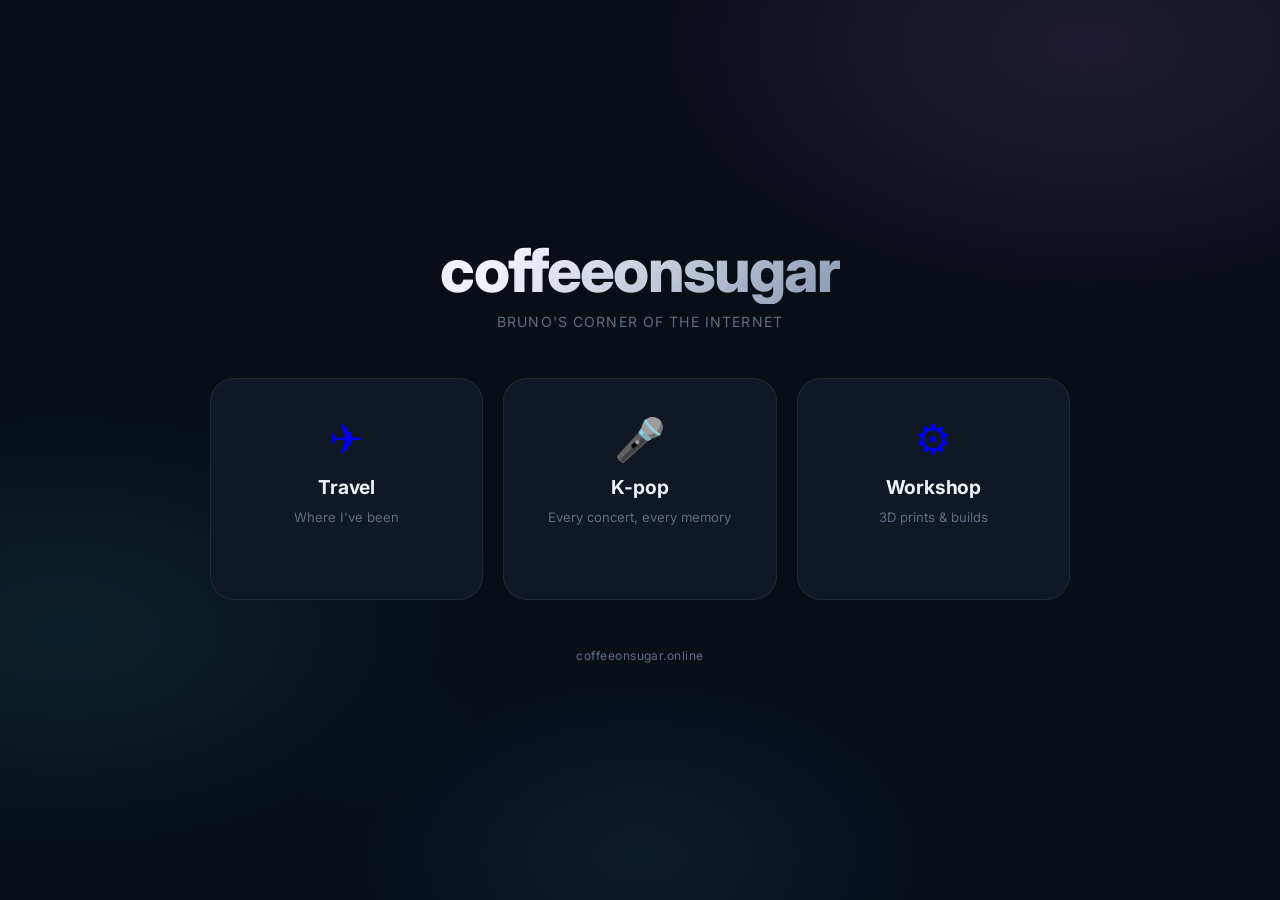
<file: index.html>
<!DOCTYPE html>
<html lang="en">
<head>
  <meta charset="UTF-8">
  <meta name="viewport" content="width=device-width, initial-scale=1.0">
  <title>coffeeonsugar</title>
  <link rel="preconnect" href="https://fonts.googleapis.com">
  <link rel="preconnect" href="https://fonts.gstatic.com" crossorigin>
  <link href="https://fonts.googleapis.com/css2?family=Inter:wght@300;400;500;600;700;800&display=swap" rel="stylesheet">
  <link rel="icon" href="data:image/svg+xml,<svg xmlns='http://www.w3.org/2000/svg' viewBox='0 0 32 32'><text y='26' font-size='26'>☕</text></svg>">
  <style>
    *, *::before, *::after { box-sizing: border-box; margin: 0; padding: 0; }

    :root {
      --bg: #080d16;
      --surface: #0f1824;
      --surface-2: #151e2d;
      --border: rgba(255,255,255,0.07);
      --text: #eef0f6;
      --text-muted: #5e6d85;

      --travel: #2dd4bf;
      --travel-glow: rgba(45,212,191,0.18);
      --kpop: #c084fc;
      --kpop-glow: rgba(192,132,252,0.18);
      --print: #38bdf8;
      --print-glow: rgba(56,189,248,0.18);
    }

    html, body {
      height: 100%;
    }

    body {
      background-color: var(--bg);
      background-image:
        radial-gradient(ellipse 55% 45% at 85% 5%,  rgba(192,132,252,0.12) 0%, transparent 70%),
        radial-gradient(ellipse 50% 40% at 5%  70%,  rgba(45,212,191,0.10) 0%, transparent 70%),
        radial-gradient(ellipse 40% 35% at 50% 95%,  rgba(56,189,248,0.08) 0%, transparent 70%);
      color: var(--text);
      font-family: 'Inter', system-ui, -apple-system, sans-serif;
      min-height: 100vh;
      display: flex;
      flex-direction: column;
      align-items: center;
      justify-content: center;
      padding: 2rem 1.5rem;
      gap: 3rem;
    }

    /* ── Header ── */
    header {
      text-align: center;
    }

    .brand {
      font-size: clamp(2.2rem, 6vw, 3.8rem);
      font-weight: 800;
      letter-spacing: -0.03em;
      background: linear-gradient(135deg, #f0f0f8 20%, #8899b4 100%);
      -webkit-background-clip: text;
      -webkit-text-fill-color: transparent;
      background-clip: text;
      line-height: 1.1;
    }

    .tagline {
      color: var(--text-muted);
      font-size: 0.88rem;
      letter-spacing: 0.08em;
      text-transform: uppercase;
      margin-top: 0.6rem;
    }

    /* ── Cards grid ── */
    .cards {
      display: grid;
      grid-template-columns: repeat(3, 1fr);
      gap: 1.25rem;
      width: 100%;
      max-width: 860px;
    }

    .card {
      position: relative;
      background: var(--surface);
      border: 1px solid var(--border);
      border-radius: 1.5rem;
      padding: 2.5rem 1.75rem 2rem;
      text-decoration: none;
      display: flex;
      flex-direction: column;
      align-items: center;
      gap: 0.6rem;
      overflow: hidden;
      transition: transform 0.22s ease, box-shadow 0.22s ease, border-color 0.22s ease;
    }

    .card::before {
      content: '';
      position: absolute;
      inset: 0;
      opacity: 0;
      transition: opacity 0.22s ease;
      border-radius: inherit;
    }

    .card:hover {
      transform: translateY(-5px);
    }

    .card:hover::before {
      opacity: 1;
    }

    .card--travel:hover {
      border-color: var(--travel);
      box-shadow: 0 10px 40px var(--travel-glow), 0 0 0 1px var(--travel);
    }
    .card--travel::before {
      background: radial-gradient(ellipse 80% 60% at 50% 120%, var(--travel-glow), transparent);
    }

    .card--kpop:hover {
      border-color: var(--kpop);
      box-shadow: 0 10px 40px var(--kpop-glow), 0 0 0 1px var(--kpop);
    }
    .card--kpop::before {
      background: radial-gradient(ellipse 80% 60% at 50% 120%, var(--kpop-glow), transparent);
    }

    .card--print:hover {
      border-color: var(--print);
      box-shadow: 0 10px 40px var(--print-glow), 0 0 0 1px var(--print);
    }
    .card--print::before {
      background: radial-gradient(ellipse 80% 60% at 50% 120%, var(--print-glow), transparent);
    }

    .card-icon {
      font-size: 2.6rem;
      line-height: 1;
      margin-bottom: 0.25rem;
    }

    .card-title {
      font-size: 1.2rem;
      font-weight: 700;
      letter-spacing: -0.01em;
      color: var(--text);
    }

    .card-sub {
      color: var(--text-muted);
      font-size: 0.82rem;
      text-align: center;
      line-height: 1.4;
    }

    .card-arrow {
      margin-top: 1rem;
      font-size: 0.78rem;
      letter-spacing: 0.04em;
      color: var(--text-muted);
      opacity: 0;
      transform: translateY(4px);
      transition: opacity 0.18s ease, transform 0.18s ease;
    }

    .card:hover .card-arrow {
      opacity: 1;
      transform: translateY(0);
    }

    .card--travel:hover .card-arrow  { color: var(--travel); }
    .card--kpop:hover   .card-arrow  { color: var(--kpop); }
    .card--print:hover  .card-arrow  { color: var(--print); }

    /* ── Footer ── */
    footer {
      color: var(--text-muted);
      font-size: 0.75rem;
      letter-spacing: 0.04em;
    }

    /* ── Mobile ── */
    @media (max-width: 640px) {
      body { gap: 2rem; justify-content: flex-start; padding-top: 3rem; }
      .cards { grid-template-columns: 1fr; max-width: 380px; }
      .card { padding: 1.75rem 1.5rem 1.5rem; }
    }

    @media (min-width: 641px) and (max-width: 820px) {
      .cards { grid-template-columns: repeat(3, 1fr); gap: 0.85rem; }
    }
  </style>
</head>
<body>

  <header>
    <div class="brand">coffeeonsugar</div>
    <p class="tagline">Bruno's corner of the internet</p>
  </header>

  <nav class="cards">

    <a href="travel.html" class="card card--travel">
      <div class="card-icon">✈️</div>
      <div class="card-title">Travel</div>
      <div class="card-sub">Where I've been</div>
      <div class="card-arrow">Explore →</div>
    </a>

    <a href="kpop.html" class="card card--kpop">
      <div class="card-icon">🎤</div>
      <div class="card-title">K-pop</div>
      <div class="card-sub">Every concert, every memory</div>
      <div class="card-arrow">Open →</div>
    </a>

    <a href="prints.html" class="card card--print">
      <div class="card-icon">⚙️</div>
      <div class="card-title">Workshop</div>
      <div class="card-sub">3D prints &amp; builds</div>
      <div class="card-arrow">Explore →</div>
    </a>

  </nav>

  <footer>coffeeonsugar.online</footer>

</body>
</html>
</file>
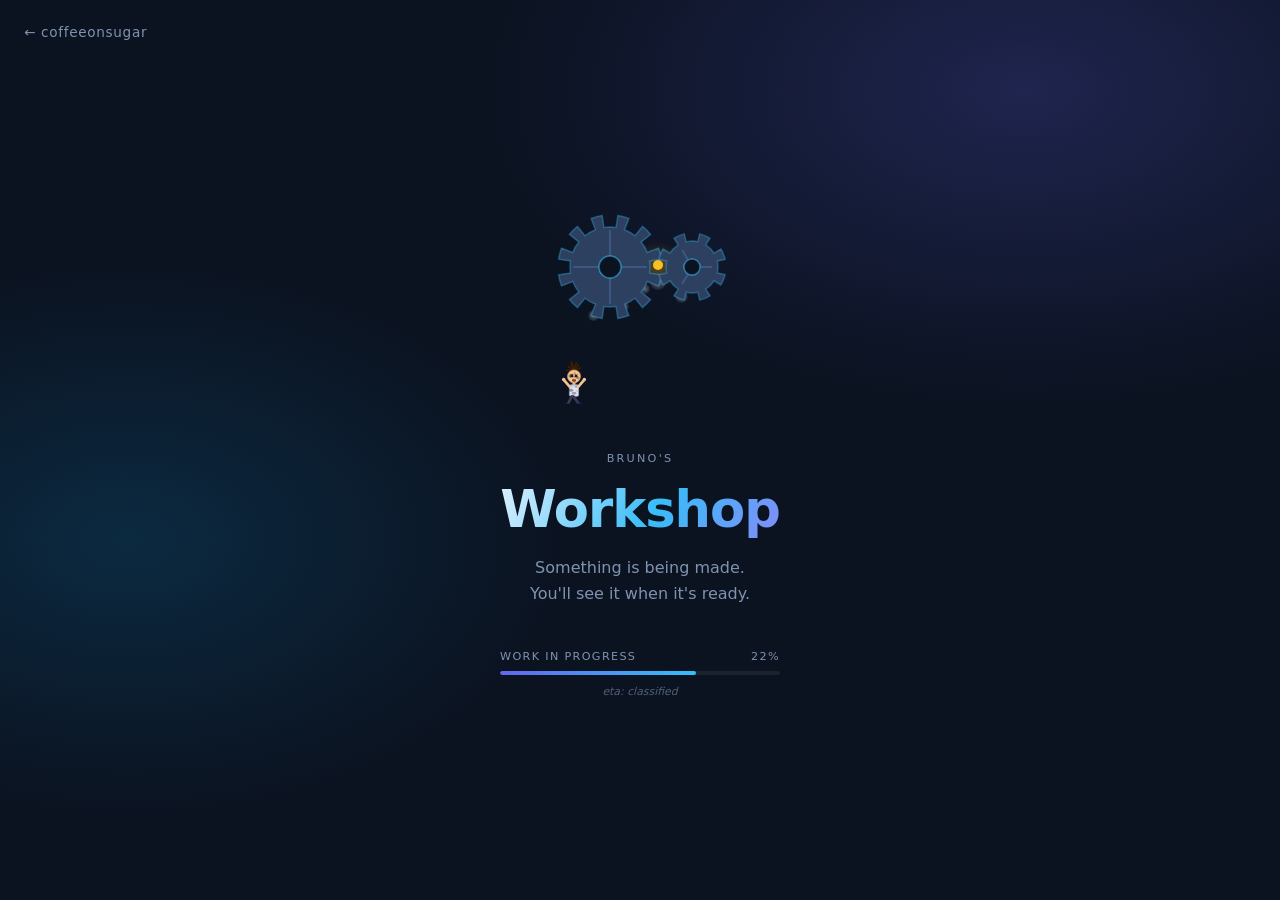
<file: 3dprint.html>
<!DOCTYPE html>
<html lang="en">
<head>
  <meta charset="UTF-8">
  <meta name="viewport" content="width=device-width, initial-scale=1.0">
  <title>Bruno's Workshop — coffeeonsugar</title>
  <style>
    *, *::before, *::after { box-sizing: border-box; margin: 0; padding: 0; }

    :root {
      --bg: #0b1220;
      --text: #f0f0f8;
      --text-muted: #7f93b0;
      --accent: #38bdf8;
      --accent2: #6366f1;
    }

    html, body { height: 100%; overflow: hidden; }

    body {
      background-color: var(--bg);
      background-image:
        radial-gradient(ellipse 60% 50% at 80% 10%, rgba(99,102,241,0.22) 0%, transparent 70%),
        radial-gradient(ellipse 50% 45% at 10% 60%, rgba(14,165,233,0.16) 0%, transparent 70%);
      background-attachment: fixed;
      color: var(--text);
      font-family: 'Segoe UI', system-ui, -apple-system, sans-serif;
      display: flex;
      flex-direction: column;
      align-items: center;
      justify-content: center;
      min-height: 100vh;
      text-align: center;
      padding: 24px;
    }

    .back-link {
      position: fixed;
      top: 24px; left: 24px;
      color: var(--text-muted);
      text-decoration: none;
      font-size: 0.85rem;
      letter-spacing: 0.05em;
      transition: color 0.2s;
      z-index: 10;
    }
    .back-link:hover { color: var(--text); }

    /* ── Scene container ── */
    .scene {
      position: relative;
      width: min(320px, 95vw);
      height: 210px;
      margin: 0 auto 40px;
      overflow: visible;
    }

    /* ── Gears ── */
    svg.gears {
      position: absolute;
      left: 50%; top: 0;
      transform: translateX(-50%);
      overflow: visible;
    }
    .gear-large { transform-box: fill-box; transform-origin: center; animation: spin-cw 9s linear infinite; }
    .gear-small { transform-box: fill-box; transform-origin: center; animation: spin-ccw 6s linear infinite; }
    @keyframes spin-cw  { to { transform: rotate(360deg); } }
    @keyframes spin-ccw { to { transform: rotate(-360deg); } }
    .gear-face  { fill: #2d4060; stroke: rgba(56,189,248,0.35); stroke-width: 1.5; }
    .gear-spoke { stroke: #3d5880; stroke-width: 2; stroke-linecap: round; }
    .gear-axle  { fill: #0b1220; stroke: rgba(56,189,248,0.5); stroke-width: 1.5; }

    /* ── Spark glow at contact point ── */
    .contact-glow {
      position: absolute;
      left: 173px; top: 58px;
      width: 10px; height: 10px;
      border-radius: 50%;
      background: #fbbf24;
      box-shadow: 0 0 14px 8px rgba(251,191,36,0.35);
      animation: glow-pulse 0.7s ease-in-out infinite alternate;
      pointer-events: none;
    }
    @keyframes glow-pulse {
      from { opacity: 0.25; transform: scale(0.7); }
      to   { opacity: 0.85; transform: scale(1.5); }
    }

    /* ── Sparks ── */
    .spark {
      position: absolute;
      border-radius: 50%;
      pointer-events: none;
      animation: spark-fly var(--st) ease-out forwards;
    }
    @keyframes spark-fly {
      0%   { transform: translate(0, 0) scale(1); opacity: 1; }
      100% { transform: translate(var(--sx), var(--sy)) scale(0); opacity: 0; }
    }

    /* ── Smoke ── */
    .smoke {
      position: absolute;
      border-radius: 50%;
      background: radial-gradient(circle, rgba(160,170,190,0.55) 0%, rgba(100,110,130,0.15) 70%, transparent 100%);
      pointer-events: none;
      animation: smoke-rise var(--dur) ease-out var(--del) infinite;
    }
    @keyframes smoke-rise {
      0%   { transform: translateY(0) translateX(0) scale(0.4); opacity: 0.65; }
      50%  { opacity: 0.35; }
      100% { transform: translateY(-90px) translateX(var(--dx)) scale(3); opacity: 0; }
    }

    /* ── Scientist ── */
    .runner-shell  { position: absolute; bottom: 4px; will-change: transform; }
    .runner-bounce { animation: run-bob 0.2s ease-in-out infinite alternate; }
    @keyframes run-bob {
      from { transform: translateY(0)   rotate(-5deg); }
      to   { transform: translateY(-7px) rotate(4deg); }
    }
    /* Leg swing */
    .leg-l {
      transform-box: fill-box;
      transform-origin: 100% 0%;
      animation: leg-a 0.2s ease-in-out infinite alternate;
    }
    .leg-r {
      transform-box: fill-box;
      transform-origin: 0% 0%;
      animation: leg-b 0.2s ease-in-out infinite alternate;
    }
    @keyframes leg-a { from { transform: rotate(-22deg); } to { transform: rotate(22deg); } }
    @keyframes leg-b { from { transform: rotate(22deg);  } to { transform: rotate(-22deg); } }
    /* Arm swing */
    .arm-l {
      transform-box: fill-box;
      transform-origin: 100% 0%;
      animation: arm-a 0.2s ease-in-out infinite alternate;
    }
    .arm-r {
      transform-box: fill-box;
      transform-origin: 0% 0%;
      animation: arm-b 0.2s ease-in-out infinite alternate;
    }
    @keyframes arm-a { from { transform: rotate(-35deg); } to { transform: rotate(35deg); } }
    @keyframes arm-b { from { transform: rotate(35deg);  } to { transform: rotate(-35deg); } }

    /* ── Text ── */
    .eyebrow {
      font-size: 0.7rem;
      letter-spacing: 0.2em;
      text-transform: uppercase;
      color: var(--text-muted);
      margin-bottom: 14px;
    }
    .title {
      font-size: clamp(2rem, 8vw, 3.2rem);
      font-weight: 800;
      letter-spacing: -0.02em;
      background: linear-gradient(120deg, #e0f2fe 0%, var(--accent) 55%, #818cf8 100%);
      -webkit-background-clip: text;
      -webkit-text-fill-color: transparent;
      background-clip: text;
      margin-bottom: 16px;
    }
    .sub { font-size: 1rem; color: var(--text-muted); line-height: 1.6; margin-bottom: 44px; }

    /* ── Progress ── */
    .progress-wrap { width: min(280px, 90vw); margin: 0 auto; }
    .progress-label {
      display: flex; justify-content: space-between;
      font-size: 0.7rem; letter-spacing: 0.12em; text-transform: uppercase;
      color: var(--text-muted); margin-bottom: 8px;
    }
    .progress-bar {
      height: 4px;
      background: rgba(255,255,255,0.07);
      border-radius: 2px;
      overflow: hidden;
    }
    .progress-fill {
      height: 100%; width: 0%;
      background: linear-gradient(90deg, var(--accent2), var(--accent));
      border-radius: 2px;
      animation: fill 10s ease-out forwards;
    }
    @keyframes fill {
      0%   { width: 0%; }
      65%  { width: 69%; }
      80%  { width: 70%; }
      100% { width: 70%; }
    }
    .hint {
      font-size: 0.68rem; color: var(--text-muted);
      margin-top: 10px; font-style: italic;
      opacity: 0; animation: fadein 1s 11s forwards;
    }
    @keyframes fadein { to { opacity: 0.6; } }
  </style>
</head>
<body>

  <a href="/" class="back-link">← coffeeonsugar</a>

  <div class="scene">

    <!-- Smoke puffs near gear contact + below gears -->
    <div class="smoke" style="left:148px;top:78px;width:14px;height:14px;--dur:2.4s;--del:0s;   --dx:10px;"></div>
    <div class="smoke" style="left:160px;top:82px;width:10px;height:10px;--dur:2.8s;--del:0.6s; --dx:-8px;"></div>
    <div class="smoke" style="left:170px;top:72px;width:16px;height:16px;--dur:3.1s;--del:1.2s; --dx:14px;"></div>
    <div class="smoke" style="left:108px;top:108px;width:11px;height:11px;--dur:2.6s;--del:0.4s; --dx:-12px;"></div>
    <div class="smoke" style="left:195px;top:88px;width:13px;height:13px;--dur:2.2s;--del:0.9s; --dx:6px;"></div>
    <div class="smoke" style="left:140px;top:100px;width:9px;height:9px;--dur:3.4s;--del:1.8s; --dx:-5px;"></div>

    <!-- Spark glow at contact point -->
    <div class="contact-glow"></div>

    <!-- Gears -->
    <svg class="gears" id="g" width="220" height="130" viewBox="0 0 220 130"></svg>

    <!-- Spark particles container (at contact point) -->
    <div id="sparks" style="position:absolute;left:178px;top:65px;width:0;height:0;pointer-events:none;"></div>

    <!-- Running scientist -->
    <div class="runner-shell" id="runner">
      <div class="runner-bounce">
        <svg id="sci" viewBox="-8 -14 44 60" width="36" height="46" xmlns="http://www.w3.org/2000/svg">
          <!-- Wild frazzled hair -->
          <g stroke="#3a1e00" stroke-width="2.4" stroke-linecap="round">
            <line x1="14" y1="3" x2="10" y2="-7"/>
            <line x1="14" y1="3" x2="17" y2="-8"/>
            <line x1="14" y1="3" x2="7"  y2="-3"/>
            <line x1="14" y1="3" x2="22" y2="-1"/>
            <line x1="14" y1="3" x2="5"  y2="2"/>
            <line x1="14" y1="3" x2="23" y2="5"/>
            <line x1="14" y1="3" x2="11" y2="-9"/>
            <line x1="14" y1="3" x2="20" y2="-5"/>
          </g>
          <!-- Head -->
          <circle cx="14" cy="10" r="8.5" fill="#f5c491" stroke="#d4a070" stroke-width="0.8"/>
          <!-- Soot smears on face -->
          <ellipse cx="10" cy="9"  rx="3.2" ry="2.2" fill="rgba(0,0,0,0.38)" transform="rotate(-18 10 9)"/>
          <ellipse cx="19" cy="12" rx="2.5" ry="1.8" fill="rgba(0,0,0,0.30)" transform="rotate(12 19 12)"/>
          <circle  cx="15" cy="6"  r="1.4"            fill="rgba(0,0,0,0.22)"/>
          <!-- X eyes -->
          <g stroke="#1a1a1a" stroke-width="1.7" stroke-linecap="round">
            <line x1="10"   y1="8"    x2="12.5" y2="10.5"/>
            <line x1="12.5" y1="8"    x2="10"   y2="10.5"/>
            <line x1="15.5" y1="8"    x2="18"   y2="10.5"/>
            <line x1="18"   y1="8"    x2="15.5" y2="10.5"/>
          </g>
          <!-- Shocked open mouth -->
          <ellipse cx="14" cy="15"   rx="2.5" ry="2"   fill="#7a2515"/>
          <ellipse cx="14" cy="14.5" rx="2"   ry="1.4" fill="#cc7060" opacity="0.6"/>
          <!-- Neck -->
          <rect x="12" y="18" width="4" height="3" fill="#e8b882"/>
          <!-- Lab coat body -->
          <rect x="8" y="21" width="12" height="15" rx="2" fill="#dde0ee" stroke="#b0b4cc" stroke-width="0.8"/>
          <!-- Coat lapels -->
          <line x1="14" y1="21" x2="11" y2="25" stroke="#c0c4dd" stroke-width="1.3"/>
          <line x1="14" y1="21" x2="17" y2="25" stroke="#c0c4dd" stroke-width="1.3"/>
          <!-- Soot on coat -->
          <ellipse cx="10"  cy="28" rx="2.8" ry="2"   fill="rgba(0,0,0,0.33)"/>
          <circle  cx="17"  cy="23" r="1.6"            fill="rgba(0,0,0,0.26)"/>
          <ellipse cx="14"  cy="32" rx="3.2" ry="1.6"  fill="rgba(0,0,0,0.30)"/>
          <circle  cx="10"  cy="22" r="1.1"             fill="rgba(0,0,0,0.20)"/>
          <circle  cx="18"  cy="29" r="0.9"             fill="rgba(0,0,0,0.22)"/>
          <!-- Arms (animated swing) -->
          <g class="arm-l">
            <line x1="8"  y1="23" x2="1"  y2="15" stroke="#f5c491" stroke-width="3.5" stroke-linecap="round"/>
            <circle cx="0.5" cy="14" r="2.2" fill="#f5c491"/>
          </g>
          <g class="arm-r">
            <line x1="20" y1="23" x2="27" y2="15" stroke="#f5c491" stroke-width="3.5" stroke-linecap="round"/>
            <circle cx="27.5" cy="14" r="2.2" fill="#f5c491"/>
          </g>
          <!-- Legs (animated stride) -->
          <g class="leg-l">
            <line x1="11" y1="36" x2="6"  y2="46" stroke="#3a3a58" stroke-width="3.5" stroke-linecap="round"/>
            <ellipse cx="5"    cy="47" rx="4.5" ry="2"   fill="#22224a"/>
          </g>
          <g class="leg-r">
            <line x1="13" y1="36" x2="20" y2="45" stroke="#3a3a58" stroke-width="3.5" stroke-linecap="round"/>
            <ellipse cx="21"   cy="46" rx="4"   ry="2"   fill="#22224a"/>
          </g>
        </svg>
      </div>
    </div>

  </div>

  <p class="eyebrow">Bruno's</p>
  <h1 class="title">Workshop</h1>
  <p class="sub">Something is being made.<br>You'll see it when it's ready.</p>

  <div class="progress-wrap">
    <div class="progress-label">
      <span>Work in progress</span>
      <span id="pct">0%</span>
    </div>
    <div class="progress-bar">
      <div class="progress-fill"></div>
    </div>
    <p class="hint">eta: classified</p>
  </div>

  <script>
    const ns = 'http://www.w3.org/2000/svg';
    const svg = document.getElementById('g');
    const f = n => n.toFixed(2);

    /* ── Gear path (evenodd hub hole) ── */
    function gearPath(cx, cy, R, r, N, hubR) {
      const step = (2 * Math.PI) / N, frac = 0.42;
      let d = '';
      for (let i = 0; i < N; i++) {
        const a0 = i * step - Math.PI / 2;
        const a1 = a0 + step * (1 - frac) / 2;
        const a2 = a1 + step * frac;
        if (i === 0) d += `M ${f(cx + r*Math.cos(a0))},${f(cy + r*Math.sin(a0))}`;
        d += ` A ${r},${r} 0 0,1 ${f(cx + r*Math.cos(a1))},${f(cy + r*Math.sin(a1))}`;
        d += ` L ${f(cx + R*Math.cos(a1))},${f(cy + R*Math.sin(a1))}`;
        d += ` A ${R},${R} 0 0,1 ${f(cx + R*Math.cos(a2))},${f(cy + R*Math.sin(a2))}`;
        d += ` L ${f(cx + r*Math.cos(a2))},${f(cy + r*Math.sin(a2))}`;
      }
      d += ' Z';
      d += ` M ${f(cx+hubR)},${f(cy)} A ${hubR},${hubR} 0 1,0 ${f(cx-hubR)},${f(cy)} A ${hubR},${hubR} 0 1,0 ${f(cx+hubR)},${f(cy)} Z`;
      return d;
    }

    function addSpokes(g, cx, cy, hubR, outerR, n) {
      for (let i = 0; i < n; i++) {
        const a = (i / n) * Math.PI * 2;
        const ln = document.createElementNS(ns, 'line');
        ['x1','y1','x2','y2'].forEach((k,j) => {
          const r = j < 2 ? hubR : outerR, ang = a;
          ln.setAttribute(k, f(j%2===0 ? cx + r*Math.cos(ang) : cy + r*Math.sin(ang)));
        });
        ln.setAttribute('class', 'gear-spoke');
        g.appendChild(ln);
      }
    }

    function makeGear(cx, cy, R, r, N, hubR, spokeR, spokes, cls) {
      const g = document.createElementNS(ns, 'g');
      g.setAttribute('class', cls);
      const p = document.createElementNS(ns, 'path');
      p.setAttribute('d', gearPath(cx, cy, R, r, N, hubR));
      p.setAttribute('fill-rule', 'evenodd');
      p.setAttribute('class', 'gear-face');
      g.appendChild(p);
      addSpokes(g, cx, cy, hubR, spokeR, spokes);
      const ax = document.createElementNS(ns, 'circle');
      ax.setAttribute('cx', cx); ax.setAttribute('cy', cy); ax.setAttribute('r', hubR);
      ax.setAttribute('class', 'gear-axle');
      g.appendChild(ax);
      svg.appendChild(g);
    }

    makeGear(80,  65, 52, 40, 12, 11, 36, 4, 'gear-large');
    makeGear(162, 65, 34, 26,  8,  8, 19, 3, 'gear-small');

    /* ── Sparks ── */
    const sparkWrap  = document.getElementById('sparks');
    const sparkColors = ['#fbbf24','#f97316','#fef08a','#fff','#fb923c','#fde68a'];

    function spawnSparks() {
      const n = 6 + Math.floor(Math.random() * 7);
      for (let i = 0; i < n; i++) {
        const el = document.createElement('div');
        el.className = 'spark';
        const angle = Math.random() * Math.PI * 2;
        const dist  = 20 + Math.random() * 45;
        const size  = 2 + Math.random() * 3;
        el.style.cssText = [
          `background:${sparkColors[Math.floor(Math.random()*sparkColors.length)]}`,
          `--sx:${(Math.cos(angle)*dist).toFixed(1)}px`,
          `--sy:${(Math.sin(angle)*dist - 8).toFixed(1)}px`,
          `--st:${(0.25 + Math.random()*0.5).toFixed(2)}s`,
          `left:${(Math.random()*8-4).toFixed(1)}px`,
          `top:${(Math.random()*8-4).toFixed(1)}px`,
          `width:${size.toFixed(1)}px`,
          `height:${size.toFixed(1)}px`
        ].join(';');
        sparkWrap.appendChild(el);
        el.addEventListener('animationend', () => el.remove(), { once: true });
      }
      setTimeout(spawnSparks, 900 + Math.random() * 900);
    }
    setTimeout(spawnSparks, 600);

    /* ── Scientist runner ── */
    const runner = document.getElementById('runner');
    const sci    = document.getElementById('sci');
    const W = 320, charW = 36;
    let x = -charW, dir = 1, speed = 1.7, pause = 0;

    function step() {
      if (pause > 0) { pause--; }
      else {
        x += speed * dir;
        if (dir === 1 && x > W + charW) {
          dir = -1; sci.setAttribute('transform', 'scale(-1,1) translate(-28,0)'); pause = 25;
        } else if (dir === -1 && x < -(charW * 2)) {
          dir = 1; sci.removeAttribute('transform'); pause = 25;
        }
        runner.style.left = x + 'px';
      }
      requestAnimationFrame(step);
    }
    step();

    /* ── Progress counter ── */
    const pctEl = document.getElementById('pct');
    const target = 70, dur = 10000, t0 = performance.now();
    (function tick(now) {
      const p = Math.min((now - t0) / dur, 1);
      pctEl.textContent = Math.round((1 - Math.pow(1-p, 3)) * target) + '%';
      if (p < 1) requestAnimationFrame(tick);
    })(t0);
  </script>
</body>
</html>
</file>
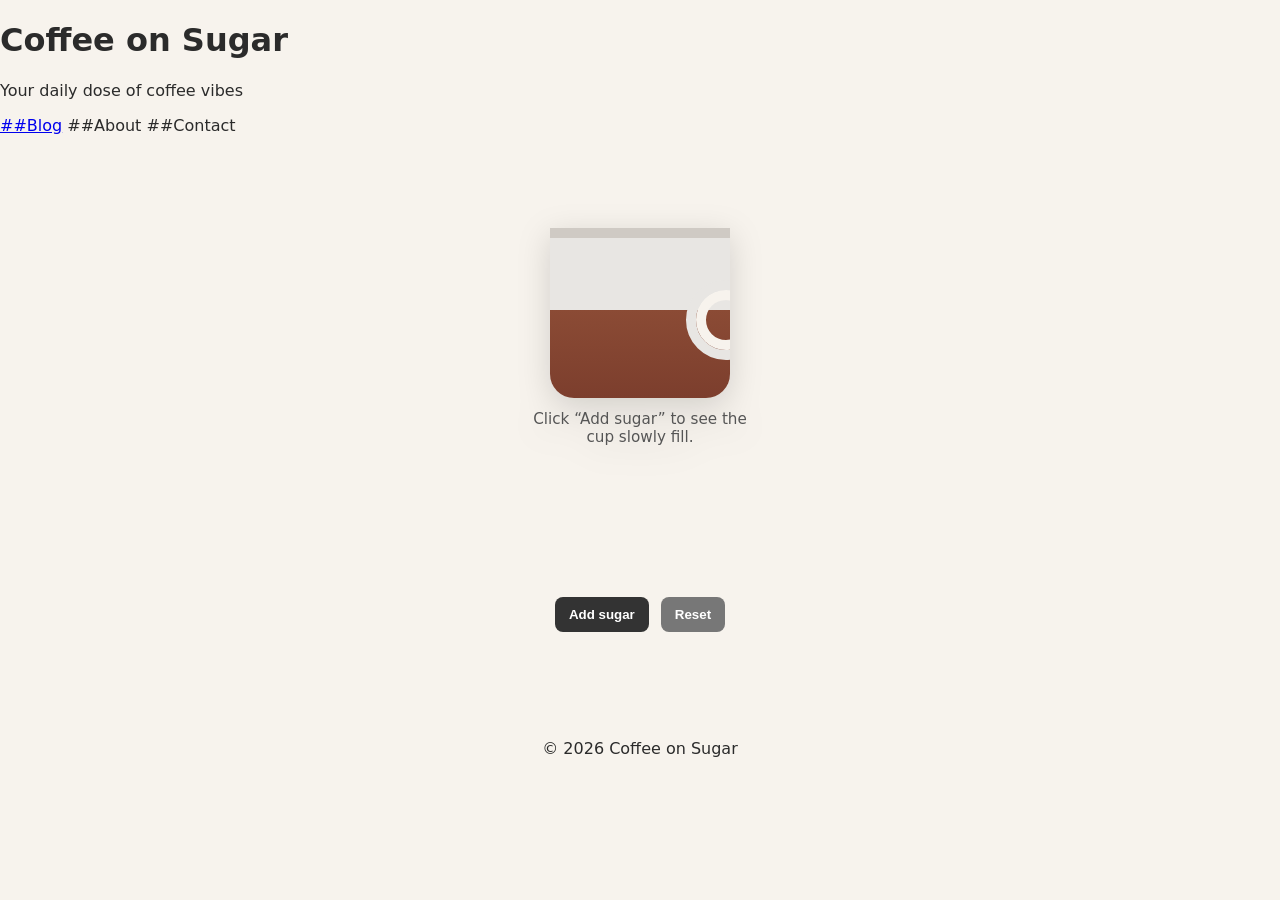
<file: index_1.html>
<!DOCTYPE html>
<html lang="en">
<head>
  <meta charset="UTF-8" />
  <meta name="viewport" content="width=device-width, initial-scale=1" />
  <title>Coffee on Sugar</title>
  <link rel="stylesheet" href="styles.css" <header>
    <h1>Coffee on Sugar</h1>
    <p>Your daily dose of coffee vibes</p>
    <nav>
      <a href="Home.html" ##Home</a>
      ##Blog</a>
      ##About</a>
      ##Contact</a>
    </nav>
  </header>

  <main class="demo">
    <div class="cup-wrap">
      <!-- Decorative sprinkles (optional) -->
      <div class="sprinkle"></div>
      <div class="sprinkle"></div>
      <div class="sprinkle"></div>
      <div class="sprinkle"></div>
      <div class="sprinkle"></div>

      <div class="cup" id="cup">
        <div class="coffee" id="coffee"></div>
        <div class="sugar" id="sugar"></div>
      </div>
      <div class="caption">Click “Add sugar” to see the cup slowly fill.</div>
    </div>

    <div class="controls">
      <button class="btn" id="addBtn">Add sugar</button>
      <button class="btn secondary" id="resetBtn">Reset</button>
    </div>
  </main>

  <footer>
    © 2026 Coffee on Sugar
  </footer>

  <script src="app.js"></script>
</body>
</html>
</file>
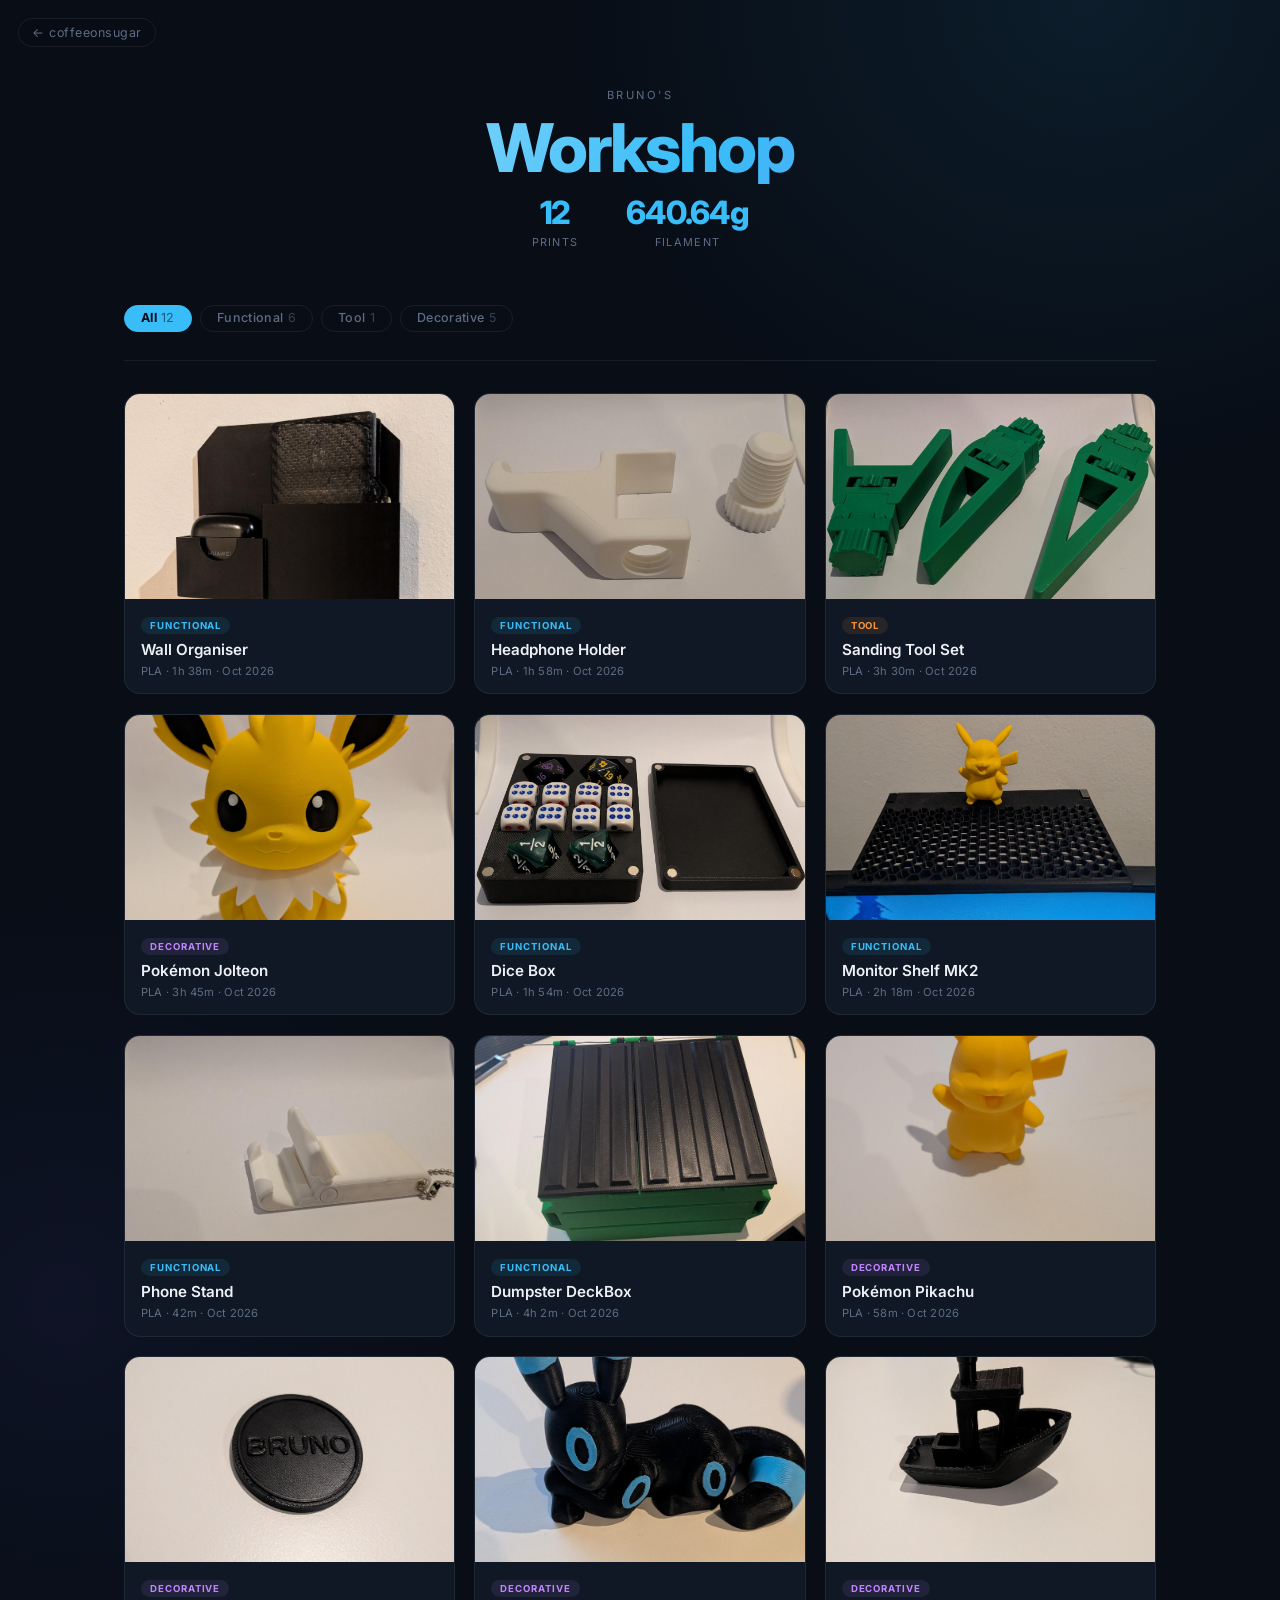
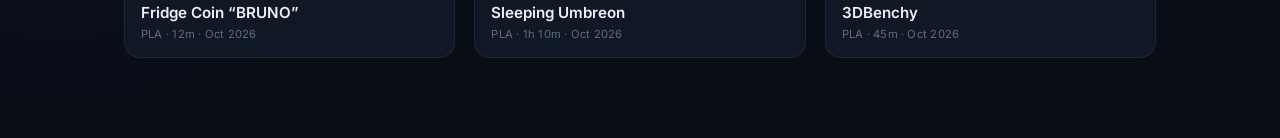
<file: prints.html>
<!DOCTYPE html>
<html lang="en">
<head>
  <meta charset="UTF-8">
  <meta name="viewport" content="width=device-width, initial-scale=1.0">
  <title>Workshop — coffeeonsugar</title>
  <link rel="preconnect" href="https://fonts.googleapis.com">
  <link rel="preconnect" href="https://fonts.gstatic.com" crossorigin>
  <link href="https://fonts.googleapis.com/css2?family=Inter:wght@300;400;500;600;700;800&display=swap" rel="stylesheet">
  <link rel="icon" href="data:image/svg+xml,<svg xmlns='http://www.w3.org/2000/svg' viewBox='0 0 32 32'><text y='26' font-size='26'>⚙️</text></svg>">
  <style>
    *, *::before, *::after { box-sizing: border-box; margin: 0; padding: 0; }

    :root {
      --bg: #080d16;
      --surface: #0f1824;
      --surface-2: #141c29;
      --surface-3: #1a2438;
      --border: rgba(255,255,255,0.07);
      --text: #eef0f6;
      --text-muted: #5e6d85;
      --text-dim: #384455;
      --accent: #38bdf8;
      --accent-dim: rgba(56,189,248,0.15);

      --cat-functional: #38bdf8;
      --cat-functional-bg: rgba(56,189,248,0.10);
      --cat-decorative: #c084fc;
      --cat-decorative-bg: rgba(192,132,252,0.10);
      --cat-miniature: #34d399;
      --cat-miniature-bg: rgba(52,211,153,0.10);
      --cat-tool: #fb923c;
      --cat-tool-bg: rgba(251,146,60,0.10);
    }

    html { scroll-behavior: smooth; }

    body {
      background-color: var(--bg);
      background-image:
        radial-gradient(ellipse 60% 40% at 85% 0%,  rgba(56,189,248,0.09)  0%, transparent 70%),
        radial-gradient(ellipse 45% 35% at 5%  75%,  rgba(99,102,241,0.07)  0%, transparent 70%);
      color: var(--text);
      font-family: 'Inter', system-ui, -apple-system, sans-serif;
      min-height: 100vh;
    }

    /* ── Back link ── */
    .back-link {
      position: fixed;
      top: 1.1rem;
      left: 1.1rem;
      z-index: 20;
      color: var(--text-muted);
      text-decoration: none;
      font-size: 0.78rem;
      letter-spacing: 0.04em;
      background: rgba(8,13,22,0.75);
      backdrop-filter: blur(8px);
      padding: 0.38rem 0.85rem;
      border-radius: 2rem;
      border: 1px solid var(--border);
      transition: color 0.2s, border-color 0.2s;
    }
    .back-link:hover { color: var(--text); border-color: rgba(255,255,255,0.18); }

    /* ── Hero ── */
    .hero {
      text-align: center;
      padding: 5.5rem 1.5rem 3.5rem;
    }
    .hero-eyebrow {
      font-size: 0.7rem;
      letter-spacing: 0.22em;
      text-transform: uppercase;
      color: var(--text-muted);
      margin-bottom: 0.7rem;
    }
    .hero-title {
      font-size: clamp(2.6rem, 8vw, 4.2rem);
      font-weight: 800;
      letter-spacing: -0.03em;
      background: linear-gradient(120deg, #e0f2fe 0%, var(--accent) 55%, #818cf8 100%);
      -webkit-background-clip: text;
      -webkit-text-fill-color: transparent;
      background-clip: text;
      line-height: 1.05;
      margin-bottom: 0.85rem;
    }
    .hero-sub {
      color: var(--text-muted);
      font-size: 0.93rem;
      line-height: 1.6;
      margin-bottom: 2.75rem;
      max-width: 36rem;
      margin-left: auto;
      margin-right: auto;
    }

    /* ── Stats ── */
    .stats {
      display: flex;
      justify-content: center;
      gap: 3rem;
    }
    .stat { text-align: center; }
    .stat-num {
      display: block;
      font-size: 2rem;
      font-weight: 800;
      letter-spacing: -0.04em;
      color: var(--accent);
      line-height: 1;
    }
    .stat-label {
      display: block;
      font-size: 0.68rem;
      letter-spacing: 0.12em;
      text-transform: uppercase;
      color: var(--text-muted);
      margin-top: 0.35rem;
    }

    /* ── Main ── */
    main {
      max-width: 1080px;
      margin: 0 auto;
      padding: 0 1.5rem 5rem;
    }

    /* ── Filters ── */
    .filters {
      display: flex;
      gap: 0.5rem;
      flex-wrap: wrap;
      margin-bottom: 2rem;
      padding-bottom: 1.75rem;
      border-bottom: 1px solid var(--border);
    }
    .filter-btn {
      padding: 0.38rem 1rem;
      border-radius: 2rem;
      border: 1px solid var(--border);
      background: transparent;
      color: var(--text-muted);
      font: 500 0.78rem/1 'Inter', sans-serif;
      letter-spacing: 0.03em;
      cursor: pointer;
      transition: all 0.18s ease;
    }
    .filter-btn:hover {
      color: var(--text);
      border-color: rgba(255,255,255,0.2);
    }
    .filter-btn.active {
      background: var(--accent);
      border-color: var(--accent);
      color: #080d16;
      font-weight: 700;
    }
    .filter-count {
      opacity: 0.55;
      font-weight: 400;
      margin-left: 0.25rem;
    }

    /* ── Grid ── */
    .grid {
      display: grid;
      grid-template-columns: repeat(3, 1fr);
      gap: 1.2rem;
    }
    @media (max-width: 820px)  { .grid { grid-template-columns: repeat(2, 1fr); } }
    @media (max-width: 500px)  {
      .grid { grid-template-columns: 1fr; }
      .hero { padding-top: 4rem; }
      .stats { gap: 2rem; }
    }

    /* ── Card ── */
    .print-card {
      background: var(--surface);
      border: 1px solid var(--border);
      border-radius: 1rem;
      overflow: hidden;
      cursor: pointer;
      transition: transform 0.22s ease, box-shadow 0.22s ease, border-color 0.22s ease;
      outline: none;
    }
    .print-card:focus-visible {
      box-shadow: 0 0 0 2px var(--accent);
    }
    .print-card:hover {
      transform: translateY(-4px);
      border-color: rgba(56,189,248,0.4);
      box-shadow: 0 14px 44px rgba(56,189,248,0.10);
    }

    /* Card media */
    .card-media {
      width: 100%;
      aspect-ratio: 16 / 10;
      position: relative;
      overflow: hidden;
      background: var(--surface-2);
    }
    .card-media::after {
      content: '';
      position: absolute;
      inset: 0;
      background-image:
        linear-gradient(rgba(255,255,255,0.025) 1px, transparent 1px),
        linear-gradient(90deg, rgba(255,255,255,0.025) 1px, transparent 1px);
      background-size: 22px 22px;
      pointer-events: none;
    }
    .card-media img {
      width: 100%;
      height: 100%;
      object-fit: cover;
      position: relative;
      z-index: 1;
      display: block;
    }
    .card-placeholder {
      position: absolute;
      inset: 0;
      display: flex;
      align-items: center;
      justify-content: center;
      z-index: 1;
      color: var(--text-dim);
    }

    /* WIP badge */
    .badge-wip {
      position: absolute;
      top: 0.55rem;
      right: 0.55rem;
      z-index: 2;
      padding: 0.2rem 0.55rem;
      border-radius: 2rem;
      font-size: 0.6rem;
      font-weight: 700;
      letter-spacing: 0.12em;
      text-transform: uppercase;
      background: rgba(251,191,36,0.12);
      border: 1px solid rgba(251,191,36,0.35);
      color: #fbbf24;
    }

    /* Card body */
    .card-body {
      padding: 0.85rem 1rem 0.95rem;
    }
    .card-cat-row {
      margin-bottom: 0.4rem;
    }
    .cat-chip {
      display: inline-block;
      padding: 0.17rem 0.55rem;
      border-radius: 2rem;
      font-size: 0.6rem;
      font-weight: 700;
      letter-spacing: 0.1em;
      text-transform: uppercase;
    }
    .cat--functional { background: var(--cat-functional-bg); color: var(--cat-functional); }
    .cat--decorative  { background: var(--cat-decorative-bg);  color: var(--cat-decorative);  }
    .cat--miniature   { background: var(--cat-miniature-bg);   color: var(--cat-miniature);   }
    .cat--tool        { background: var(--cat-tool-bg);        color: var(--cat-tool);        }

    .card-name {
      font-size: 0.95rem;
      font-weight: 600;
      color: var(--text);
      line-height: 1.3;
      margin-bottom: 0.28rem;
    }
    .card-meta {
      font-size: 0.7rem;
      color: var(--text-muted);
      letter-spacing: 0.02em;
    }

    /* ── Empty state ── */
    .empty-state {
      grid-column: 1 / -1;
      text-align: center;
      padding: 4rem 2rem;
      color: var(--text-muted);
      font-size: 0.88rem;
    }

    /* ── Modal overlay ── */
    .overlay {
      position: fixed;
      inset: 0;
      background: rgba(2,6,14,0.8);
      backdrop-filter: blur(8px);
      -webkit-backdrop-filter: blur(8px);
      z-index: 100;
      display: flex;
      align-items: center;
      justify-content: center;
      padding: 1rem;
      opacity: 0;
      pointer-events: none;
      transition: opacity 0.22s ease;
    }
    .overlay.open {
      opacity: 1;
      pointer-events: auto;
    }

    /* ── Modal box ── */
    .modal {
      background: var(--surface);
      border: 1px solid rgba(255,255,255,0.09);
      border-radius: 1.25rem;
      width: 100%;
      max-width: 580px;
      max-height: 88vh;
      overflow-y: auto;
      position: relative;
      transform: translateY(18px) scale(0.97);
      transition: transform 0.25s cubic-bezier(0.34,1.56,0.64,1);
      scrollbar-width: thin;
      scrollbar-color: var(--border) transparent;
    }
    .modal::-webkit-scrollbar { width: 4px; }
    .modal::-webkit-scrollbar-thumb { background: var(--border); border-radius: 2px; }
    .overlay.open .modal {
      transform: translateY(0) scale(1);
    }

    .modal-close {
      position: absolute;
      top: 0.85rem;
      right: 0.85rem;
      z-index: 10;
      width: 1.9rem;
      height: 1.9rem;
      border-radius: 50%;
      border: 1px solid var(--border);
      background: rgba(15,24,36,0.9);
      color: var(--text-muted);
      cursor: pointer;
      display: flex;
      align-items: center;
      justify-content: center;
      font-size: 0.85rem;
      line-height: 1;
      transition: background 0.18s, color 0.18s;
    }
    .modal-close:hover {
      background: var(--surface-3);
      color: var(--text);
    }

    /* Modal media */
    .modal-media {
      width: 100%;
      position: relative;
      background: var(--surface-2);
      border-radius: 1.25rem 1.25rem 0 0;
      overflow: hidden;
      flex-shrink: 0;
    }
    /* placeholder gets a fixed height; real photo sizes itself */
    .modal-media.has-placeholder {
      aspect-ratio: 16 / 10;
    }
    .modal-media::after {
      content: '';
      position: absolute;
      inset: 0;
      background-image:
        linear-gradient(rgba(255,255,255,0.03) 1px, transparent 1px),
        linear-gradient(90deg, rgba(255,255,255,0.03) 1px, transparent 1px);
      background-size: 24px 24px;
      pointer-events: none;
    }
    .modal-media img {
      width: 100%;
      height: auto;
      display: block;
      position: relative;
      z-index: 1;
      max-height: 70vh;
      object-fit: contain;
    }
    .modal-media-icon {
      position: absolute;
      inset: 0;
      display: flex;
      align-items: center;
      justify-content: center;
      color: var(--text-dim);
      z-index: 1;
    }

    /* Modal content */
    .modal-body {
      padding: 1.4rem 1.5rem 1.5rem;
    }
    .modal-title-row {
      display: flex;
      align-items: flex-start;
      justify-content: space-between;
      gap: 0.75rem;
      margin-bottom: 0.75rem;
    }
    .modal-title {
      font-size: 1.35rem;
      font-weight: 700;
      letter-spacing: -0.02em;
      line-height: 1.2;
    }
    .modal-desc {
      color: var(--text-muted);
      font-size: 0.875rem;
      line-height: 1.7;
      margin-bottom: 1.25rem;
    }

    /* Specs grid */
    .specs {
      display: grid;
      grid-template-columns: 1fr 1fr;
      gap: 0.55rem;
      margin-bottom: 1.25rem;
    }
    .spec {
      background: var(--surface-2);
      border-radius: 0.6rem;
      padding: 0.6rem 0.8rem;
    }
    .spec-label {
      font-size: 0.62rem;
      letter-spacing: 0.1em;
      text-transform: uppercase;
      color: var(--text-dim);
      margin-bottom: 0.22rem;
    }
    .spec-value {
      font-size: 0.84rem;
      font-weight: 500;
      color: var(--text);
    }

    /* STL link */
    .modal-footer {
      padding-top: 1rem;
      border-top: 1px solid var(--border);
    }
    .btn-stl {
      display: inline-flex;
      align-items: center;
      gap: 0.4rem;
      padding: 0.5rem 1.1rem;
      border-radius: 0.55rem;
      border: 1px solid rgba(56,189,248,0.35);
      background: rgba(56,189,248,0.07);
      color: var(--accent);
      font: 500 0.8rem/1 'Inter', sans-serif;
      text-decoration: none;
      cursor: pointer;
      transition: background 0.18s, border-color 0.18s;
    }
    .btn-stl:hover {
      background: rgba(56,189,248,0.16);
      border-color: rgba(56,189,248,0.55);
    }
  </style>
</head>
<body>

  <a href="/" class="back-link">← coffeeonsugar</a>

  <header class="hero">
    <p class="hero-eyebrow">Bruno's</p>
    <h1 class="hero-title">Workshop</h1>
    <div class="stats">
      <div class="stat">
        <span class="stat-num" id="stat-total">–</span>
        <span class="stat-label">Prints</span>
      </div>
      <div class="stat">
        <span class="stat-num" id="stat-filament">–</span>
        <span class="stat-label">Filament</span>
      </div>
    </div>
  </header>

  <main>
    <div class="filters" id="filters"></div>
    <div class="grid"    id="grid"></div>
  </main>

  <!-- Modal -->
  <div class="overlay" id="overlay" role="dialog" aria-modal="true" aria-label="Print detail">
    <div class="modal" id="modal-box">
      <button class="modal-close" id="modal-close" aria-label="Close">✕</button>
      <div class="modal-media" id="modal-media"></div>
      <div class="modal-body"  id="modal-body"></div>
    </div>
  </div>

  <script>
    /* ── Constants ── */
    const CAT = {
      functional: { label: 'Functional', color: '#38bdf8' },
      decorative:  { label: 'Decorative',  color: '#c084fc' },
      miniature:   { label: 'Miniature',   color: '#34d399' },
      tool:        { label: 'Tool',         color: '#fb923c' },
    };

    const CUBE_SVG = (size) => `
      <svg width="${size}" height="${size}" viewBox="0 0 52 52" fill="none" xmlns="http://www.w3.org/2000/svg">
        <polygon points="26,7 45,18 45,36 26,47 7,36 7,18" stroke="currentColor" stroke-width="1.8" stroke-linejoin="round" fill="none"/>
        <line x1="26" y1="7"  x2="26" y2="27.5" stroke="currentColor" stroke-width="1.8" stroke-linecap="round"/>
        <line x1="7"  y1="18" x2="26" y2="27.5" stroke="currentColor" stroke-width="1.8" stroke-linecap="round"/>
        <line x1="45" y1="18" x2="26" y2="27.5" stroke="currentColor" stroke-width="1.8" stroke-linecap="round"/>
      </svg>`;

    /* ── State ── */
    let prints = [];
    let activeFilter = 'all';

    /* ── Helpers ── */
    function catChip(cat) {
      const info = CAT[cat];
      if (!info) return '';
      return `<span class="cat-chip cat--${cat}">${info.label}</span>`;
    }

    function fmtDate(dateStr, full = false) {
      if (!dateStr) return '—';
      const d = new Date(dateStr + 'T00:00:00');
      return full
        ? d.toLocaleDateString('en-GB', { day: 'numeric', month: 'long', year: 'numeric' })
        : d.toLocaleDateString('en-GB', { month: 'short', year: 'numeric' });
    }

    /* ── Card ── */
    function cardHTML(p) {
      const hasPhoto = p.photos && p.photos.length > 0;
      const meta = [p.material, p.print_time].filter(Boolean).join(' · ');
      const date = fmtDate(p.date);

      return `
        <div class="print-card" data-id="${p.id}" role="button" tabindex="0" aria-label="Open details for ${p.name}">
          <div class="card-media">
            ${hasPhoto
              ? `<img src="${p.photos[0]}" alt="${p.name}" loading="lazy">`
              : `<div class="card-placeholder">${CUBE_SVG(44)}</div>`
            }
            ${p.status === 'wip' ? '<div class="badge-wip">WIP</div>' : ''}
          </div>
          <div class="card-body">
            <div class="card-cat-row">${catChip(p.category)}</div>
            <div class="card-name">${p.name}</div>
            <div class="card-meta">${[meta, date].filter(Boolean).join(' · ')}</div>
          </div>
        </div>`;
    }

    /* ── Grid ── */
    function renderGrid(data) {
      const grid = document.getElementById('grid');
      if (!data.length) {
        grid.innerHTML = '<div class="empty-state">No prints in this category yet.</div>';
        return;
      }
      grid.innerHTML = data.map(cardHTML).join('');
      grid.querySelectorAll('.print-card').forEach(el => {
        el.addEventListener('click',   () => openModal(el.dataset.id));
        el.addEventListener('keydown', e => {
          if (e.key === 'Enter' || e.key === ' ') { e.preventDefault(); openModal(el.dataset.id); }
        });
      });
    }

    /* ── Filters ── */
    function renderFilters(data) {
      const cats = [...new Set(data.map(p => p.category))];
      const all  = [{ key: 'all', label: 'All', count: data.length }];
      const rest = cats.map(c => ({ key: c, label: CAT[c]?.label || c, count: data.filter(p => p.category === c).length }));

      document.getElementById('filters').innerHTML = [...all, ...rest].map(f =>
        `<button class="filter-btn${f.key === 'all' ? ' active' : ''}" data-cat="${f.key}">
           ${f.label}<span class="filter-count">${f.count}</span>
         </button>`
      ).join('');

      document.getElementById('filters').querySelectorAll('.filter-btn').forEach(btn => {
        btn.addEventListener('click', () => {
          activeFilter = btn.dataset.cat;
          document.querySelectorAll('.filter-btn').forEach(b => b.classList.toggle('active', b.dataset.cat === activeFilter));
          renderGrid(activeFilter === 'all' ? prints : prints.filter(p => p.category === activeFilter));
        });
      });
    }

    /* ── Stats ── */
    function renderStats(data) {
      const filament = data.reduce((acc, p) => acc + (p.filament_g || 0), 0);
      document.getElementById('stat-total').textContent    = data.length;
      document.getElementById('stat-filament').textContent = filament > 0 ? parseFloat(filament.toFixed(2)) + 'g' : '–';
    }

    /* ── Modal ── */
    function openModal(id) {
      const p = prints.find(x => x.id === id);
      if (!p) return;

      const hasPhoto = p.photos && p.photos.length > 0;

      const mediaEl = document.getElementById('modal-media');
      if (hasPhoto) {
        mediaEl.classList.remove('has-placeholder');
        mediaEl.innerHTML = `<img src="${p.photos[0]}" alt="${p.name}">`;
      } else {
        mediaEl.classList.add('has-placeholder');
        mediaEl.innerHTML = `<div class="modal-media-icon">${CUBE_SVG(68)}</div>`;
      }

      const specs = [
        { label: 'Material',   value: p.material    || '—' },
        { label: 'Colour',     value: p.color        || '—' },
        { label: 'Print time', value: p.print_time   || '—' },
        { label: 'Filament',   value: p.filament_g ? `${p.filament_g}g` : '—' },
        { label: 'Date made',  value: fmtDate(p.date, true) },
        { label: 'Status',     value: p.status === 'wip' ? '🔧 In progress' : '✓ Completed' },
      ];

      document.getElementById('modal-body').innerHTML = `
        <div class="modal-title-row">
          <h2 class="modal-title">${p.name}</h2>
          ${catChip(p.category)}
        </div>
        ${p.description ? `<p class="modal-desc">${p.description}</p>` : ''}
        <div class="specs">
          ${specs.map(s => `<div class="spec"><div class="spec-label">${s.label}</div><div class="spec-value">${s.value}</div></div>`).join('')}
        </div>
        ${p.stl_url ? `<div class="modal-footer"><a href="${p.stl_url}" target="_blank" rel="noopener" class="btn-stl">View STL ↗</a></div>` : ''}
      `;

      document.getElementById('overlay').classList.add('open');
      document.body.style.overflow = 'hidden';
    }

    function closeModal() {
      document.getElementById('overlay').classList.remove('open');
      document.body.style.overflow = '';
    }

    document.getElementById('modal-close').addEventListener('click', closeModal);
    document.getElementById('overlay').addEventListener('click', e => { if (e.target === e.currentTarget) closeModal(); });
    document.addEventListener('keydown', e => { if (e.key === 'Escape') closeModal(); });

    /* ── Load data ── */
    fetch('data/prints.json')
      .then(r => { if (!r.ok) throw new Error(r.status); return r.json(); })
      .then(data => {
        prints = (data.prints || []).slice().sort((a, b) => (b.date || '').localeCompare(a.date || ''));
        renderStats(prints);
        renderFilters(prints);
        renderGrid(prints);
      })
      .catch(() => {
        document.getElementById('grid').innerHTML = '<div class="empty-state">Could not load prints data.</div>';
      });
  </script>
</body>
</html>
</file>
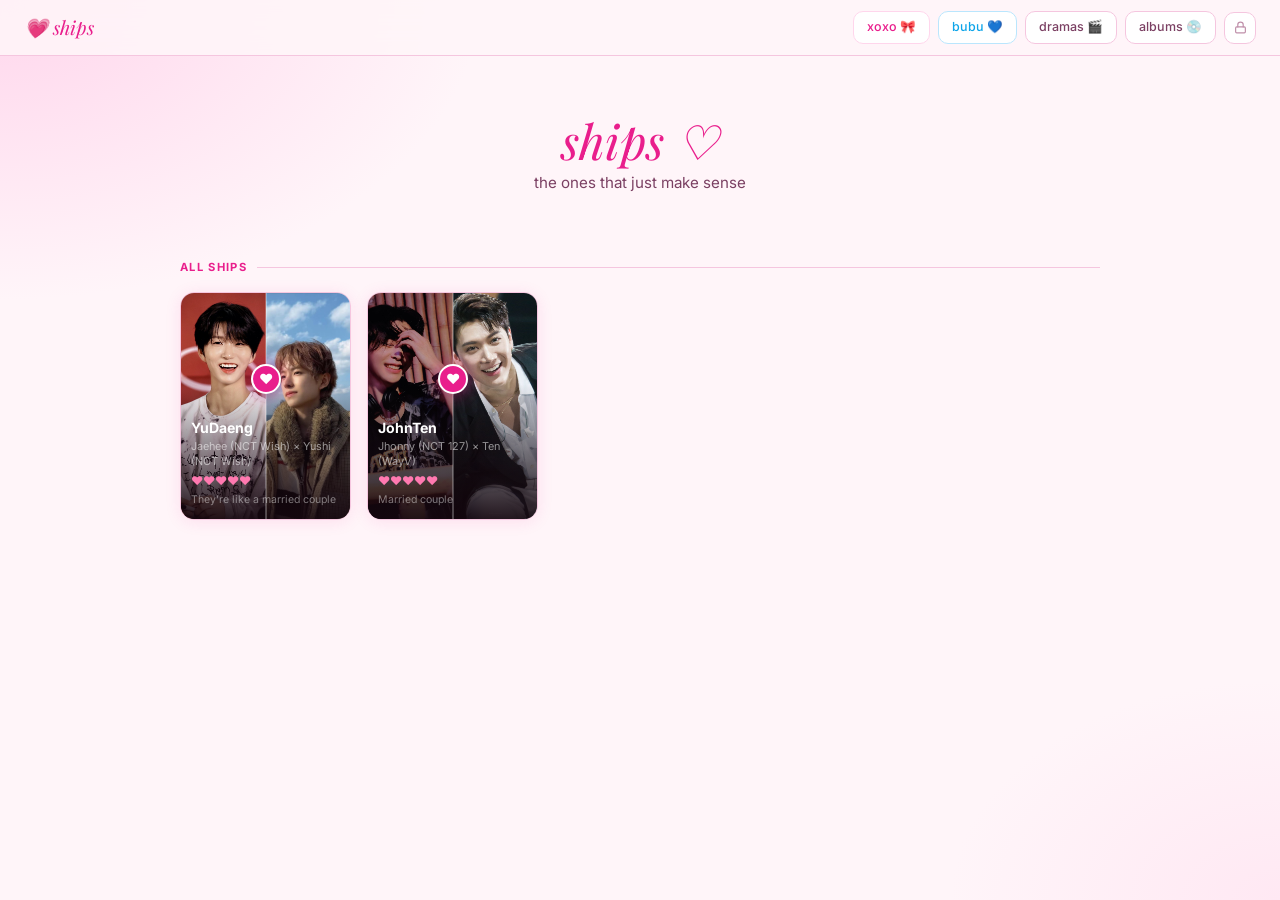
<file: kpop/ships.html>
<!DOCTYPE html>
<html lang="en">
<head>
  <meta charset="UTF-8" />
  <meta name="viewport" content="width=device-width, initial-scale=1.0" />
  <title>ships ♡</title>
  <link rel="preconnect" href="https://fonts.googleapis.com">
  <link href="https://fonts.googleapis.com/css2?family=Inter:wght@400;500;600;700&family=Playfair+Display:ital,wght@0,700;1,700&display=swap" rel="stylesheet">
  <link rel="icon" href="data:image/svg+xml,<svg xmlns='http://www.w3.org/2000/svg' viewBox='0 0 32 32'><text y='26' font-size='28'>💗</text></svg>" />
  <style>
    :root {
      --bg:            #fff5f9;
      --surface:       #ffffff;
      --surface-2:     #fef2f7;
      --border:        #f5c6df;
      --divider:       #fde8f3;
      --text:          #1a0a12;
      --text-muted:    #7b4063;
      --text-faint:    #c090aa;
      --primary:       #e91e8c;
      --primary-dim:   rgba(233,30,140,0.10);
      --primary-light: #fde8f3;
      --accent:        #ff79b0;
      --danger:        #e53535;
      --shadow:        0 2px 16px rgba(233,30,140,0.10);
      --shadow-lg:     0 8px 36px rgba(233,30,140,0.18);
      --r-sm:6px; --r-md:10px; --r-lg:14px; --r-xl:20px;
      --t:160ms cubic-bezier(0.16,1,0.3,1);
      --font:'Inter','Segoe UI',system-ui,sans-serif;
      --font-display:'Playfair Display',Georgia,serif;
    }

    *,*::before,*::after{box-sizing:border-box;margin:0;padding:0;}
    html{-webkit-font-smoothing:antialiased;}
    body{
      font-family:var(--font);font-size:14px;line-height:1.5;
      color:var(--text);background:var(--bg);min-height:100dvh;
      background-image:
        radial-gradient(ellipse 800px 500px at 0% 0%,#ffd6ec 0%,transparent 60%),
        radial-gradient(ellipse 600px 400px at 100% 100%,#ffe8f3 0%,transparent 55%);
    }
    img{display:block;max-width:100%;}
    button{cursor:pointer;font:inherit;}
    :focus-visible{outline:2px solid var(--primary);outline-offset:2px;border-radius:var(--r-sm);}
    ::-webkit-scrollbar{width:5px;}
    ::-webkit-scrollbar-track{background:var(--bg);}
    ::-webkit-scrollbar-thumb{background:var(--border);border-radius:99px;}

    /* ===== HEADER ===== */
    .app-header{
      display:flex;align-items:center;justify-content:space-between;
      padding:12px 24px;border-bottom:1px solid var(--border);
      background:rgba(255,245,249,0.88);backdrop-filter:blur(12px);
      position:sticky;top:0;z-index:200;height:56px;
    }
    .header-brand{
      font-family:var(--font-display);font-size:1.2rem;font-style:italic;
      color:var(--primary);display:flex;align-items:center;gap:8px;
    }
    .header-actions{display:flex;align-items:center;gap:8px;}

    /* ===== BUTTONS ===== */
    .btn{
      padding:6px 13px;border-radius:var(--r-md);border:1.5px solid var(--border);
      background:var(--surface);color:var(--text-muted);font:inherit;
      font-size:0.81rem;font-weight:500;cursor:pointer;white-space:nowrap;
      transition:background var(--t),border-color var(--t),color var(--t);
      text-decoration:none;display:inline-flex;align-items:center;
    }
    .btn:hover{background:var(--primary-light);border-color:var(--primary);color:var(--primary);}
    .btn-primary{background:var(--primary);border-color:var(--primary);color:#fff;}
    .btn-primary:hover{background:#d0187c;border-color:#d0187c;color:#fff;}
    .btn-danger{color:var(--danger);border-color:rgba(229,53,53,0.3);}
    .btn-danger:hover{background:rgba(229,53,53,0.08);border-color:var(--danger);color:var(--danger);}
    .btn-icon{
      width:32px;height:32px;padding:0;border-radius:var(--r-md);
      border:1.5px solid var(--border);background:var(--surface);
      color:var(--text-faint);display:flex;align-items:center;justify-content:center;
      transition:background var(--t),border-color var(--t),color var(--t);
    }
    .btn-icon:hover{background:var(--primary-light);border-color:var(--primary);color:var(--primary);}
    .btn-icon.active{background:var(--primary);border-color:var(--primary);color:#fff;}

    /* ===== PAGE ===== */
    .page{max-width:960px;margin:0 auto;padding:28px 20px 60px;}

    /* ===== HERO ===== */
    .hero{text-align:center;padding:32px 16px 28px;margin-bottom:36px;}
    .hero-title{
      font-family:var(--font-display);font-size:3rem;font-style:italic;
      color:var(--primary);line-height:1;margin-bottom:8px;
    }
    .hero-sub{font-size:0.95rem;color:var(--text-muted);}

    /* ===== SECTION ===== */
    .section-header{display:flex;align-items:center;gap:10px;margin-bottom:16px;}
    .section-title{font-size:0.7rem;font-weight:700;text-transform:uppercase;
      letter-spacing:0.12em;color:var(--primary);white-space:nowrap;}
    .section-header::after{content:'';flex:1;height:1px;background:var(--border);}

    /* ===== SHIPS GRID ===== */
    .ships-grid{
      display:grid;
      grid-template-columns:repeat(auto-fill,minmax(165px,1fr));
      gap:16px;
    }

    /* ===== SHIP CARD ===== */
    .ship-card{
      position:relative;border-radius:var(--r-lg);overflow:hidden;
      background:var(--surface-2);border:1.5px solid var(--border);
      box-shadow:var(--shadow);aspect-ratio:3/4;
      transition:box-shadow var(--t),border-color var(--t);
    }
    .ship-card:hover{box-shadow:var(--shadow-lg);border-color:var(--primary);}
    .edit-mode .ship-card{cursor:pointer;}

    /* split (two photos) */
    .ship-split{display:flex;height:100%;position:relative;}
    .ship-half{flex:1;overflow:hidden;position:relative;}
    .ship-half img{width:100%;height:100%;object-fit:cover;display:block;}
    .ship-half-placeholder{
      width:100%;height:100%;display:flex;align-items:center;justify-content:center;
      font-size:1.6rem;font-weight:800;color:rgba(255,255,255,0.9);
    }
    .ship-half:first-child .ship-half-placeholder{
      background:linear-gradient(160deg,#f472b6 0%,#e91e8c 100%);
    }
    .ship-half:last-child .ship-half-placeholder{
      background:linear-gradient(160deg,#ec4899 0%,#be185d 100%);
    }
    /* heart in center divider */
    .ship-divider{
      position:absolute;left:50%;top:38%;
      transform:translate(-50%,-50%);z-index:10;
      width:30px;height:30px;border-radius:50%;
      background:var(--primary);
      display:flex;align-items:center;justify-content:center;
      font-size:14px;color:#fff;
      border:2.5px solid #fff;
      box-shadow:0 0 18px rgba(233,30,140,0.6),0 2px 8px rgba(0,0,0,0.2);
    }
    /* seam line */
    .ship-seam{
      position:absolute;left:50%;top:0;bottom:0;
      width:2px;background:rgba(255,255,255,0.25);
      transform:translateX(-50%);z-index:9;
    }

    /* combined (one photo) */
    .ship-combined-placeholder{
      width:100%;height:100%;
      background:linear-gradient(160deg,#f9a8d4 0%,#e91e8c 50%,#be185d 100%);
      display:flex;align-items:center;justify-content:center;font-size:2.2rem;
    }

    /* flip layers — both always rendered, css switches which is visible */
    .ship-view-split,.ship-view-combined{
      position:absolute;inset:0;
      transition:opacity 260ms cubic-bezier(0.16,1,0.3,1);
    }
    .ship-view-combined{opacity:0;pointer-events:none;}
    .ship-card.flipped .ship-view-split{opacity:0;pointer-events:none;}
    .ship-card.flipped .ship-view-combined{opacity:1;pointer-events:auto;}
    .ship-card.flippable{cursor:pointer;}

    /* info overlay */
    .ship-overlay{
      position:absolute;bottom:0;left:0;right:0;
      background:linear-gradient(to top,rgba(20,6,14,0.92) 0%,rgba(20,6,14,0.4) 60%,transparent 100%);
      padding:36px 10px 11px;
    }
    .ship-name{font-size:0.88rem;font-weight:700;color:#fff;line-height:1.2;}
    .ship-members-line{font-size:0.68rem;color:rgba(255,255,255,0.55);margin-top:2px;line-height:1.4;}
    .ship-hearts-line{font-size:0.75rem;color:var(--accent);margin-top:3px;}
    .ship-note-line{
      font-size:0.66rem;color:rgba(255,255,255,0.45);margin-top:2px;
      white-space:nowrap;overflow:hidden;text-overflow:ellipsis;
    }

    /* card delete button */
    .card-del{
      position:absolute;top:6px;right:6px;z-index:20;
      width:22px;height:22px;border-radius:50%;
      background:rgba(0,0,0,0.6);border:none;color:#fff;
      font-size:0.65rem;cursor:pointer;
      display:none;align-items:center;justify-content:center;
      transition:background var(--t);
    }
    .card-del:hover{background:var(--danger);}
    .edit-mode .card-del{display:flex;}

    /* add card */
    .add-card{
      aspect-ratio:3/4;
      display:flex;flex-direction:column;align-items:center;justify-content:center;
      gap:8px;cursor:pointer;border:1.5px dashed var(--border);
      color:var(--text-faint);font-size:0.78rem;background:var(--surface);
      border-radius:var(--r-lg);
      transition:border-color var(--t),background var(--t),color var(--t);
    }
    .add-card:hover{border-color:var(--primary);background:var(--primary-dim);color:var(--primary);}
    .add-card-icon{font-size:1.8rem;}

    /* ===== UNLOCK MODAL ===== */
    .modal-backdrop{
      position:fixed;inset:0;z-index:2000;
      background:rgba(26,10,18,0.25);backdrop-filter:blur(4px);
      display:flex;align-items:center;justify-content:center;
      opacity:0;pointer-events:none;transition:opacity 180ms;
    }
    .modal-backdrop.open{opacity:1;pointer-events:auto;}
    .modal{
      background:var(--surface);border:1.5px solid var(--border);
      border-radius:var(--r-xl);padding:28px;width:100%;max-width:340px;
      box-shadow:var(--shadow-lg);max-height:90dvh;overflow-y:auto;
      transform:scale(0.93);transition:transform 200ms cubic-bezier(0.16,1,0.3,1);
    }
    .modal-backdrop.open .modal{transform:scale(1);}
    .modal-title{
      font-family:var(--font-display);font-size:1.1rem;font-style:italic;
      color:var(--primary);margin-bottom:16px;text-align:center;
    }
    .field-label{
      font-size:0.7rem;font-weight:600;text-transform:uppercase;
      letter-spacing:0.09em;color:var(--text-faint);margin:12px 0 5px;
    }
    .field-row{display:flex;gap:8px;}
    .field-row .field-input{flex:1;min-width:0;}
    .field-input{
      width:100%;padding:8px 12px;
      background:var(--surface-2);border:1.5px solid var(--border);
      border-radius:var(--r-md);color:var(--text);font:inherit;
      font-size:0.86rem;outline:none;transition:border-color var(--t);
    }
    .field-input:focus{border-color:var(--primary);}
    .modal-actions{display:flex;gap:8px;margin-top:16px;justify-content:flex-end;flex-wrap:wrap;}
    .modal-error{font-size:0.78rem;color:var(--danger);margin-top:6px;min-height:1.2em;}

    /* hearts picker */
    .hearts-picker{display:flex;gap:8px;margin-top:6px;}
    .heart-opt{
      font-size:1.3rem;cursor:pointer;color:var(--border);
      transition:color var(--t),transform var(--t);
      background:none;border:none;padding:0;line-height:1;user-select:none;
    }
    .heart-opt.on{color:var(--primary);}
    .heart-opt:hover{transform:scale(1.25);}

    /* photo mode toggle */
    .photo-mode-row{display:flex;gap:6px;margin-top:6px;}
    .mode-btn{
      flex:1;padding:7px;border-radius:var(--r-md);
      border:1.5px solid var(--border);background:var(--surface-2);
      color:var(--text-muted);font:inherit;font-size:0.8rem;font-weight:500;
      cursor:pointer;transition:all var(--t);text-align:center;
    }
    .mode-btn.active{border-color:var(--primary);background:var(--primary-dim);color:var(--primary);}

    /* photo upload boxes */
    .photo-upload-wrap{margin-top:10px;}
    .photo-pair{display:flex;gap:8px;}
    .photo-slot{flex:1;cursor:pointer;}
    .photo-box{
      aspect-ratio:3/4;background:var(--surface-2);border:1.5px dashed var(--border);
      border-radius:var(--r-md);overflow:hidden;display:flex;
      align-items:center;justify-content:center;font-size:0.72rem;
      color:var(--text-faint);text-align:center;padding:8px;
      transition:border-color var(--t),background var(--t);
    }
    .photo-slot:hover .photo-box{border-color:var(--primary);background:var(--primary-dim);}
    .photo-box img{width:100%;height:100%;object-fit:cover;}
    .photo-slot-label{font-size:0.69rem;color:var(--text-faint);text-align:center;margin-top:4px;}

    /* unlock-specific */
    .unlock-input{
      width:100%;padding:10px 14px;margin-bottom:4px;
      background:var(--surface-2);border:1.5px solid var(--border);
      border-radius:var(--r-md);color:var(--text);font:inherit;
      font-size:0.9rem;text-align:center;outline:none;
      transition:border-color var(--t);
    }
    .unlock-input:focus{border-color:var(--primary);}
    .unlock-input::placeholder{color:var(--text-faint);}
    .btn-unlock{
      width:100%;padding:10px;border-radius:var(--r-md);border:none;
      background:var(--primary);color:#fff;font:inherit;
      font-size:0.9rem;font-weight:600;cursor:pointer;
      transition:background var(--t);margin-top:8px;
    }
    .btn-unlock:hover{background:#d0187c;}
    .btn-unlock:disabled{opacity:0.5;cursor:not-allowed;}
    .setup-section{margin-top:16px;padding-top:14px;border-top:1px solid var(--divider);display:none;}
    .setup-section.open{display:block;}
    .setup-help{font-size:0.74rem;color:var(--text-faint);line-height:1.6;margin-bottom:10px;}
    .setup-help a{color:var(--primary);}
    .setup-input{
      width:100%;padding:8px 12px;margin-bottom:8px;
      background:var(--surface-2);border:1.5px solid var(--border);
      border-radius:var(--r-md);color:var(--text);font:inherit;
      font-size:0.82rem;outline:none;font-family:monospace;
      transition:border-color var(--t);
    }
    .setup-input:focus{border-color:var(--primary);}
    .btn-setup{
      width:100%;padding:8px;border-radius:var(--r-md);
      background:var(--primary-light);border:1.5px solid var(--border);
      color:var(--primary);font:inherit;font-size:0.84rem;font-weight:600;
      cursor:pointer;transition:background var(--t),border-color var(--t);
    }
    .btn-setup:hover{background:var(--primary-dim);border-color:var(--primary);}
    .setup-toggle{
      display:block;text-align:center;margin-top:12px;
      font-size:0.73rem;color:var(--text-faint);cursor:pointer;text-decoration:underline;
      background:none;border:none;width:100%;
    }
    .setup-toggle:hover{color:var(--primary);}

    /* ===== PROGRESS ===== */
    .progress-overlay{
      position:fixed;inset:0;z-index:4000;
      background:rgba(255,245,249,0.9);backdrop-filter:blur(6px);
      display:none;align-items:center;justify-content:center;
    }
    .progress-overlay.visible{display:flex;}
    .progress-card{
      background:var(--surface);border:1.5px solid var(--border);
      border-radius:var(--r-xl);padding:32px 44px;text-align:center;
      box-shadow:var(--shadow-lg);min-width:240px;
    }
    @keyframes spin{to{transform:rotate(360deg);}}
    .spinner{width:32px;height:32px;border-radius:50%;border:3px solid var(--border);
      border-top-color:var(--primary);animation:spin 0.8s linear infinite;margin:0 auto 14px;}
    .progress-status{font-size:0.85rem;color:var(--text-muted);}

    /* ===== TOAST ===== */
    .toast{
      position:fixed;bottom:20px;left:50%;
      transform:translateX(-50%) translateY(60px);
      background:var(--surface);border:1.5px solid var(--border);
      border-radius:var(--r-md);padding:8px 18px;font-size:0.82rem;
      color:var(--text);z-index:9999;white-space:nowrap;box-shadow:var(--shadow);
      transition:transform 280ms cubic-bezier(0.16,1,0.3,1),opacity 280ms;
      opacity:0;pointer-events:none;
    }
    .toast.show{transform:translateX(-50%) translateY(0);opacity:1;}
    .toast.ok{border-color:rgba(233,30,140,0.4);color:var(--primary);}
    .toast.err{border-color:rgba(229,53,53,0.4);color:var(--danger);}

    @media(max-width:600px){
      .ships-grid{grid-template-columns:repeat(auto-fill,minmax(140px,1fr));}
      .hero-title{font-size:2.2rem;}
      .app-header{padding:10px 16px;}
    }
  </style>
</head>
<body>

<!-- ===== PROGRESS ===== -->
<div class="progress-overlay" id="progressOverlay">
  <div class="progress-card">
    <div class="spinner"></div>
    <div class="progress-status" id="progressStatus">Working…</div>
  </div>
</div>

<!-- ===== UNLOCK MODAL ===== -->
<div class="modal-backdrop" id="unlockModal" onclick="if(event.target===this)closeUnlock()">
  <div class="modal">
    <div class="modal-title">🔒 edit mode</div>
    <input class="unlock-input" id="unlockPass" type="password"
      placeholder="password ♡" autocomplete="current-password"
      onkeydown="if(event.key==='Enter')unlock()" />
    <div class="modal-error" id="unlockError"></div>
    <button class="btn-unlock" id="unlockBtn" onclick="unlock()">Unlock ♡</button>
    <button class="setup-toggle" onclick="toggleSetup()">add a login</button>
    <div class="setup-section" id="setupSection">
      <div class="setup-help">
        Owner only — one time. Generate a
        <a href="https://github.com/settings/tokens?type=beta" target="_blank">fine-grained PAT</a>
        with <strong>Contents: Read &amp; Write</strong> on the coffeeonsugar repo.
      </div>
      <input class="setup-input" id="patInput" type="password" placeholder="github_pat_…" autocomplete="off" />
      <button class="btn-setup" onclick="setup()">Encrypt &amp; Save ♡</button>
    </div>
  </div>
</div>

<!-- ===== SHIP MODAL ===== -->
<div class="modal-backdrop" id="shipModal" onclick="if(event.target===this)closeShipModal()">
  <div class="modal">
    <div class="modal-title" id="shipModalTitle">New ship ♡</div>

    <div class="field-label">Ship name <span style="font-weight:400;text-transform:none;letter-spacing:0">(optional)</span></div>
    <input class="field-input" id="smName" type="text" placeholder="e.g. TaeKook" />

    <div class="field-label">Member 1</div>
    <div class="field-row">
      <input class="field-input" id="smM1" type="text" placeholder="Name" />
      <input class="field-input" id="smG1" type="text" placeholder="Group" />
    </div>

    <div class="field-label">Member 2</div>
    <div class="field-row">
      <input class="field-input" id="smM2" type="text" placeholder="Name" />
      <input class="field-input" id="smG2" type="text" placeholder="Group" />
    </div>

    <div class="field-label">Hearts</div>
    <div class="hearts-picker" id="heartsPicker">
      <button class="heart-opt" data-v="1" onclick="setHearts(1)">♥</button>
      <button class="heart-opt" data-v="2" onclick="setHearts(2)">♥</button>
      <button class="heart-opt" data-v="3" onclick="setHearts(3)">♥</button>
      <button class="heart-opt" data-v="4" onclick="setHearts(4)">♥</button>
      <button class="heart-opt" data-v="5" onclick="setHearts(5)">♥</button>
    </div>

    <div class="field-label">Note <span style="font-weight:400;text-transform:none;letter-spacing:0">(optional)</span></div>
    <input class="field-input" id="smNote" type="text" placeholder="why you ship them ♡" />

    <div class="field-label">Individual photos</div>
    <div class="photo-upload-wrap" id="photoUploadSplit"></div>
    <div class="field-label" style="margin-top:8px">Combined photo</div>
    <div class="photo-upload-wrap" id="photoUploadCombined"></div>

    <div class="modal-actions">
      <button class="btn btn-danger" id="smDeleteBtn" onclick="deleteShip()" style="margin-right:auto;display:none">Delete</button>
      <button class="btn" onclick="closeShipModal()">Cancel</button>
      <button class="btn btn-primary" onclick="saveShip()">Save ♡</button>
    </div>
  </div>
</div>

<!-- ===== HEADER ===== -->
<header class="app-header">
  <div class="header-brand">💗 ships</div>
  <div class="header-actions">
    <a href="xoxo.html"    class="btn" style="font-size:0.78rem;color:#e91e8c;border-color:#ffd6ec">xoxo 🎀</a>
    <a href="bubu.html"    class="btn" style="font-size:0.78rem;color:#0ea5e9;border-color:#bae6fd">bubu 💙</a>
    <a href="dramas.html"  class="btn" style="font-size:0.78rem">dramas 🎬</a>
    <a href="albums.html"  class="btn" style="font-size:0.78rem">albums 💿</a>
    <button class="btn-icon active" id="editToggle" onclick="toggleEdit()" style="display:none" title="Edit mode">
      <svg width="13" height="13" viewBox="0 0 24 24" fill="none" stroke="currentColor" stroke-width="2.2" stroke-linecap="round" stroke-linejoin="round">
        <path d="M11 4H4a2 2 0 0 0-2 2v14a2 2 0 0 0 2 2h14a2 2 0 0 0 2-2v-7"/>
        <path d="M18.5 2.5a2.121 2.121 0 0 1 3 3L12 15l-4 1 1-4 9.5-9.5z"/>
      </svg>
    </button>
    <button class="btn btn-primary" id="saveBtn" onclick="saveToGitHub()" style="display:none">Save ♡</button>
    <button class="btn-icon" id="lockBtn" onclick="openUnlock()" title="Edit">
      <svg width="13" height="13" viewBox="0 0 24 24" fill="none" stroke="currentColor" stroke-width="2.2" stroke-linecap="round" stroke-linejoin="round">
        <rect x="3" y="11" width="18" height="11" rx="2" ry="2"/>
        <path d="M7 11V7a5 5 0 0 1 10 0v4"/>
      </svg>
    </button>
  </div>
</header>

<!-- ===== PAGE ===== -->
<div class="page">
  <div class="hero">
    <div class="hero-title">ships ♡</div>
    <div class="hero-sub">the ones that just make sense</div>
  </div>
  <div class="section-header">
    <div class="section-title">all ships</div>
  </div>
  <div class="ships-grid" id="shipsGrid"></div>
</div>

<div class="toast" id="toast"></div>

<script>
// ===== CONFIG =====
const GH_OWNER  = 'Pedestre-commits';
const GH_REPO   = 'coffeeonsugar';
const GH_BRANCH = 'main';
const REPO_BASE = `https://api.github.com/repos/${GH_OWNER}/${GH_REPO}`;
const DATA_PATH = 'data/ships.json';
const ENC_KEY   = 'xoxo_enc_pat';  // shared with xoxo page

// ===== STATE =====
let DATA         = { ships: [] };
let editMode     = false;
let unlocked     = false;
let pendingFiles = {};   // path → File, committed on Save
let editingIdx   = -1;
let heartsVal    = 3;
let pendingP     = { p1: null, p2: null, combined: null };  // modal staging

const _urlCache = new Map();
function cachedURL(file) {
  if (!_urlCache.has(file)) _urlCache.set(file, URL.createObjectURL(file));
  return _urlCache.get(file);
}

// ===== DATA LOAD =====
async function loadData() {
  try {
    const res = await fetch('../data/ships.json', { cache: 'no-cache' });
    if (res.ok) { DATA = await res.json(); if (!DATA.ships) DATA.ships = []; }
  } catch {}
  render();
}

// ===== CRYPTO (same as xoxo) =====
async function deriveKey(password, salt) {
  const km = await crypto.subtle.importKey(
    'raw', new TextEncoder().encode(password), { name: 'PBKDF2' }, false, ['deriveKey']
  );
  return crypto.subtle.deriveKey(
    { name: 'PBKDF2', salt, iterations: 200000, hash: 'SHA-256' },
    km, { name: 'AES-GCM', length: 256 }, false, ['encrypt', 'decrypt']
  );
}
async function encryptPAT(pat, pass) {
  const salt = crypto.getRandomValues(new Uint8Array(16));
  const iv   = crypto.getRandomValues(new Uint8Array(12));
  const key  = await deriveKey(pass, salt);
  const ct   = await crypto.subtle.encrypt({ name: 'AES-GCM', iv }, key, new TextEncoder().encode(pat));
  const out  = new Uint8Array(28 + ct.byteLength);
  out.set(salt, 0); out.set(iv, 16); out.set(new Uint8Array(ct), 28);
  return btoa(String.fromCharCode(...out));
}
async function decryptPAT(enc, pass) {
  const buf = Uint8Array.from(atob(enc), c => c.charCodeAt(0));
  const key = await deriveKey(pass, buf.slice(0, 16));
  const dec = await crypto.subtle.decrypt({ name: 'AES-GCM', iv: buf.slice(16, 28) }, key, buf.slice(28));
  return new TextDecoder().decode(dec);
}

// ===== UNLOCK =====
function openUnlock() {
  if (unlocked) { toggleEdit(); return; }
  document.getElementById('unlockPass').value = '';
  document.getElementById('unlockError').textContent = '';
  document.getElementById('setupSection').classList.remove('open');
  document.getElementById('unlockModal').classList.add('open');
  setTimeout(() => document.getElementById('unlockPass').focus(), 60);
}
function closeUnlock() { document.getElementById('unlockModal').classList.remove('open'); }
function toggleSetup() { document.getElementById('setupSection').classList.toggle('open'); }

async function setup() {
  const rawPat = document.getElementById('patInput').value.trim();
  const pass   = document.getElementById('unlockPass').value.trim();
  if (!rawPat || !pass) { setUnlockError('Enter both a password and a PAT.'); return; }
  try {
    setUnlockError('Saving…');
    const enc = await encryptPAT(rawPat, pass);
    await saveConfigToRepo(enc, rawPat);
    await activateEdit(rawPat);
  } catch(e) { setUnlockError('Setup failed: ' + e.message); }
}
async function unlock() {
  const pass = document.getElementById('unlockPass').value.trim();
  if (!pass) return;
  if ((location.hostname === 'localhost' || location.hostname === '127.0.0.1') && pass === 'dev') {
    await activateEdit('DEV_BYPASS'); return;
  }
  const btn = document.getElementById('unlockBtn');
  btn.disabled = true; btn.textContent = '…';
  setUnlockError('');

  let keys = getLocalKeys();
  if (!keys.length) {
    setUnlockError('Fetching config…');
    try {
      const res = await fetch('../data/xoxo-config.json', { cache: 'no-cache' });
      if (res.ok) {
        const cfg = await res.json();
        keys = cfg.keys || (cfg.enc ? [cfg.enc] : []);
        if (keys.length) localStorage.setItem(ENC_KEY, JSON.stringify({ keys }));
      }
    } catch {}
  }

  if (!keys.length) {
    setUnlockError('Not set up — use "add a login" below.');
    btn.disabled = false; btn.textContent = 'Unlock ♡'; return;
  }

  let rawPat = null;
  for (const enc of keys) {
    try { rawPat = await decryptPAT(enc, pass); break; } catch {}
  }

  if (!rawPat) { setUnlockError('Wrong password ♡'); btn.disabled = false; btn.textContent = 'Unlock ♡'; return; }
  await activateEdit(rawPat);
  btn.disabled = false; btn.textContent = 'Unlock ♡';
}
function getLocalKeys() {
  const raw = localStorage.getItem(ENC_KEY);
  if (!raw) return [];
  try {
    const parsed = JSON.parse(raw);
    return parsed.keys || (parsed.enc ? [parsed.enc] : []);
  } catch {
    return [raw];
  }
}
async function saveConfigToRepo(enc, rawPat) {
  const CONFIG_PATH = 'data/xoxo-config.json';
  const headers = {
    'Authorization': `Bearer ${rawPat}`,
    'Accept': 'application/vnd.github+json',
    'X-GitHub-Api-Version': '2022-11-28',
    'Content-Type': 'application/json'
  };
  let sha, existingKeys = [];
  const check = await fetch(`${REPO_BASE}/contents/${CONFIG_PATH}`, { headers });
  if (check.ok) {
    const data = await check.json();
    sha = data.sha;
    const existing = JSON.parse(atob(data.content.replace(/\n/g, '')));
    existingKeys = existing.keys || (existing.enc ? [existing.enc] : []);
  }
  if (!existingKeys.includes(enc)) existingKeys.push(enc);
  const res = await fetch(`${REPO_BASE}/contents/${CONFIG_PATH}`, {
    method: 'PUT', headers,
    body: JSON.stringify({
      message: `Update access config (${existingKeys.length} login${existingKeys.length !== 1 ? 's' : ''})`,
      content: btoa(JSON.stringify({ keys: existingKeys }, null, 2)),
      branch: GH_BRANCH,
      ...(sha ? { sha } : {})
    })
  });
  if (!res.ok) throw new Error((await res.json().catch(()=>({}))).message || `HTTP ${res.status}`);
  localStorage.setItem(ENC_KEY, JSON.stringify({ keys: existingKeys }));
}
async function activateEdit(pat) {
  sessionStorage.setItem('xoxo_pat', pat);
  unlocked = true;
  closeUnlock();
  document.getElementById('lockBtn').style.display    = 'none';
  document.getElementById('editToggle').style.display = '';
  enableEditMode();
}
function setUnlockError(msg) { document.getElementById('unlockError').textContent = msg; }

// ===== GITHUB API =====
function pat() { return sessionStorage.getItem('xoxo_pat'); }
async function ghCall(url, method = 'GET', body = null) {
  const res = await fetch(url.startsWith('http') ? url : REPO_BASE + url, {
    method,
    headers: {
      'Authorization': `Bearer ${pat()}`,
      'Accept': 'application/vnd.github+json',
      'X-GitHub-Api-Version': '2022-11-28',
      ...(body ? { 'Content-Type': 'application/json' } : {})
    },
    ...(body ? { body: JSON.stringify(body) } : {})
  });
  if (!res.ok) { const e = await res.json().catch(() => ({})); throw new Error(e.message || `HTTP ${res.status}`); }
  return res.json();
}

async function saveToGitHub() {
  setProgress(true, 'Getting repo state…');
  try {
    const ref     = await ghCall(`/git/refs/heads/${GH_BRANCH}`);
    const headSha = ref.object.sha;
    const treeSha = (await ghCall(`/git/commits/${headSha}`)).tree.sha;
    const entries = [];
    const files   = Object.entries(pendingFiles);

    setProgress(true, 'Uploading data…');
    const jBlob = await ghCall('/git/blobs', 'POST', {
      content: btoa(unescape(encodeURIComponent(JSON.stringify(DATA, null, 2)))),
      encoding: 'base64'
    });
    entries.push({ path: DATA_PATH, mode: '100644', type: 'blob', sha: jBlob.sha });

    for (let i = 0; i < files.length; i++) {
      const [path, file] = files[i];
      setProgress(true, `Uploading photo ${i + 1}/${files.length}…`);
      const blob = await ghCall('/git/blobs', 'POST', { content: await fileToBase64(file), encoding: 'base64' });
      entries.push({ path, mode: '100644', type: 'blob', sha: blob.sha });
    }

    setProgress(true, 'Committing…');
    const tree   = await ghCall('/git/trees', 'POST', { base_tree: treeSha, tree: entries });
    const commit = await ghCall('/git/commits', 'POST', {
      message: `Update ships — ${DATA.ships.length} ship${DATA.ships.length !== 1 ? 's' : ''}`,
      tree: tree.sha, parents: [headSha]
    });
    await ghCall(`/git/refs/heads/${GH_BRANCH}`, 'PATCH', { sha: commit.sha });
    pendingFiles = {};
    showToast('Saved! Live in ~60s ✓', 'ok');
    document.getElementById('saveBtn').style.display = 'none';
  } catch (e) { showToast('Save failed: ' + e.message, 'err'); }
  finally { setProgress(false); }
}

// ===== RENDER =====
function render() { renderShips(); }

function photoSrc(path) {
  if (!path) return '';
  return pendingFiles[path] ? cachedURL(pendingFiles[path]) : ('../' + path);
}
function initials(name) { return (name || '?')[0].toUpperCase(); }

function renderCard(s, i) {
  const label  = s.name || `${s.member1} × ${s.member2}`;
  const sub    = s.name
    ? `${s.member1}${s.group1 ? ' ('+s.group1+')' : ''} × ${s.member2}${s.group2 ? ' ('+s.group2+')' : ''}`
    : `${s.group1 || ''}${s.group1 && s.group2 ? ' × ' : ''}${s.group2 || ''}`;
  const hearts = '♥'.repeat(s.hearts || 0);

  const src1 = photoSrc(s.photo1), src2 = photoSrc(s.photo2), srcC = photoSrc(s.photo);

  const splitView = `<div class="ship-view-split">
    <div class="ship-split">
      <div class="ship-half">
        ${src1 ? `<img src="${src1}" alt="${s.member1}" loading="lazy">`
               : `<div class="ship-half-placeholder">${initials(s.member1)}</div>`}
      </div>
      <div class="ship-half">
        ${src2 ? `<img src="${src2}" alt="${s.member2}" loading="lazy">`
               : `<div class="ship-half-placeholder">${initials(s.member2)}</div>`}
      </div>
      <div class="ship-seam"></div>
      <div class="ship-divider">♥</div>
    </div>
  </div>`;

  const combinedView = `<div class="ship-view-combined">
    ${srcC
      ? `<img src="${srcC}" alt="${label}" loading="lazy" style="width:100%;height:100%;object-fit:cover;display:block;">`
      : `<div class="ship-combined-placeholder">💗</div>`}
  </div>`;

  const hasFlip = !!srcC && !editMode;
  const onclick = editMode
    ? `onclick="openShipModal(${i})"`
    : (hasFlip ? `onclick="flipCard(this)"` : '');

  return `<div class="ship-card${hasFlip ? ' flippable' : ''}" ${onclick}>
    ${splitView}
    ${combinedView}
    <div class="ship-overlay">
      <div class="ship-name">${label}</div>
      ${sub ? `<div class="ship-members-line">${sub}</div>` : ''}
      ${hearts ? `<div class="ship-hearts-line">${hearts}</div>` : ''}
      ${s.note ? `<div class="ship-note-line">${s.note}</div>` : ''}
    </div>
    <button class="card-del" onclick="event.stopPropagation();removeShip(${i})" title="Remove">✕</button>
  </div>`;
}

function renderShips() {
  const cards  = (DATA.ships || []).map((s, i) => renderCard(s, i)).join('');
  const addBtn = editMode
    ? `<div class="add-card" onclick="openShipModal(-1)"><div class="add-card-icon">💗</div><span>Add ship</span></div>`
    : '';
  document.getElementById('shipsGrid').innerHTML = cards + addBtn;
}

// ===== EDIT MODE =====
function enableEditMode() {
  editMode = true;
  document.getElementById('editToggle').classList.add('active');
  document.body.classList.add('edit-mode');
  renderShips();
}
function toggleEdit() {
  editMode = !editMode;
  document.getElementById('editToggle').classList.toggle('active', editMode);
  document.body.classList.toggle('edit-mode', editMode);
  renderShips();
}
function markDirty() { document.getElementById('saveBtn').style.display = ''; }

// ===== SHIP MODAL =====
function openShipModal(idx) {
  editingIdx = idx;
  const s = idx === -1 ? {} : (DATA.ships[idx] || {});
  document.getElementById('shipModalTitle').textContent = idx === -1 ? 'New ship ♡' : 'Edit ship ♡';
  document.getElementById('smName').value = s.name    || '';
  document.getElementById('smM1').value   = s.member1 || '';
  document.getElementById('smG1').value   = s.group1  || '';
  document.getElementById('smM2').value   = s.member2 || '';
  document.getElementById('smG2').value   = s.group2  || '';
  document.getElementById('smNote').value = s.note    || '';
  document.getElementById('smDeleteBtn').style.display = idx === -1 ? 'none' : '';
  heartsVal  = s.hearts || 3;
  pendingP   = { p1: null, p2: null, combined: null };
  updateHeartsUI();
  renderPhotoInputs(s);
  document.getElementById('shipModal').classList.add('open');
  setTimeout(() => document.getElementById('smM1').focus(), 50);
}
function closeShipModal() { document.getElementById('shipModal').classList.remove('open'); }

function setHearts(v) { heartsVal = v; updateHeartsUI(); }
function updateHeartsUI() {
  document.querySelectorAll('.heart-opt').forEach(b =>
    b.classList.toggle('on', parseInt(b.dataset.v) <= heartsVal)
  );
}
function renderPhotoInputs(s = {}) {
  const src1 = pendingP.p1 ? cachedURL(pendingP.p1) : photoSrc(s.photo1 || '');
  const src2 = pendingP.p2 ? cachedURL(pendingP.p2) : photoSrc(s.photo2 || '');
  document.getElementById('photoUploadSplit').innerHTML = `
    <div class="photo-pair">
      <label class="photo-slot">
        <input type="file" accept="image/*" hidden onchange="onPhotoFile(this.files[0],'p1')" />
        <div class="photo-box">${src1 ? `<img src="${src1}">` : 'click to choose'}</div>
        <div class="photo-slot-label">Member 1</div>
      </label>
      <label class="photo-slot">
        <input type="file" accept="image/*" hidden onchange="onPhotoFile(this.files[0],'p2')" />
        <div class="photo-box">${src2 ? `<img src="${src2}">` : 'click to choose'}</div>
        <div class="photo-slot-label">Member 2</div>
      </label>
    </div>`;

  const srcC = pendingP.combined ? cachedURL(pendingP.combined) : photoSrc(s.photo || '');
  document.getElementById('photoUploadCombined').innerHTML = `
    <label class="photo-slot" style="max-width:130px;margin:0 auto;display:block">
      <input type="file" accept="image/*" hidden onchange="onPhotoFile(this.files[0],'combined')" />
      <div class="photo-box">${srcC ? `<img src="${srcC}">` : 'click to choose'}</div>
      <div class="photo-slot-label">Combined</div>
    </label>`;
}

function onPhotoFile(file, slot) {
  if (!file) return;
  pendingP[slot] = file;
  _urlCache.set(file, URL.createObjectURL(file));
  const s = editingIdx >= 0 ? (DATA.ships[editingIdx] || {}) : {};
  renderPhotoInputs(s);
}

// monotonically-increasing filename counter across all committed + pending photos
function nextPhotoPath(suffix, ext) {
  const committed = (DATA.ships || [])
    .flatMap(s => [s.photo, s.photo1, s.photo2].filter(Boolean)).length;
  const pending   = Object.keys(pendingFiles).length;
  const n = committed + pending + 1;
  return `photos/ships/${n}${suffix}.${ext}`;
}

function saveShip() {
  const m1 = document.getElementById('smM1').value.trim();
  const m2 = document.getElementById('smM2').value.trim();
  if (!m1 || !m2) { showToast('Both members are required', 'err'); return; }

  const prev = editingIdx >= 0 ? DATA.ships[editingIdx] : {};
  const ship = {
    name:    document.getElementById('smName').value.trim(),
    member1: m1,
    group1:  document.getElementById('smG1').value.trim(),
    member2: m2,
    group2:  document.getElementById('smG2').value.trim(),
    note:    document.getElementById('smNote').value.trim(),
    hearts:  heartsVal,
    photo:   prev.photo  || '',
    photo1:  prev.photo1 || '',
    photo2:  prev.photo2 || '',
  };

  if (pendingP.combined) {
    const path = nextPhotoPath('', pendingP.combined.name.split('.').pop().toLowerCase());
    pendingFiles[path] = pendingP.combined;
    ship.photo = path;
  }
  if (pendingP.p1) {
    const path = nextPhotoPath('a', pendingP.p1.name.split('.').pop().toLowerCase());
    pendingFiles[path] = pendingP.p1;
    ship.photo1 = path;
  }
  if (pendingP.p2) {
    const path = nextPhotoPath('b', pendingP.p2.name.split('.').pop().toLowerCase());
    pendingFiles[path] = pendingP.p2;
    ship.photo2 = path;
  }

  if (editingIdx === -1) DATA.ships.push(ship);
  else DATA.ships[editingIdx] = ship;

  closeShipModal();
  renderShips();
  markDirty();
}

function flipCard(el) { el.classList.toggle('flipped'); }

function removeShip(i) {
  const s = DATA.ships[i];
  [s.photo, s.photo1, s.photo2].filter(Boolean).forEach(p => { if (pendingFiles[p]) delete pendingFiles[p]; });
  DATA.ships.splice(i, 1);
  renderShips();
  markDirty();
}

function deleteShip() {
  if (editingIdx < 0) return;
  removeShip(editingIdx);
  closeShipModal();
}

// ===== UTILS =====
function fileToBase64(file) {
  return new Promise((resolve, reject) => {
    const r = new FileReader();
    r.onload  = () => resolve(r.result.split(',')[1]);
    r.onerror = reject;
    r.readAsDataURL(file);
  });
}
function setProgress(v, msg = '') {
  document.getElementById('progressOverlay').classList.toggle('visible', v);
  if (msg) document.getElementById('progressStatus').textContent = msg;
}
function showToast(msg, type = '') {
  const t = document.getElementById('toast');
  t.textContent = msg;
  t.className = 'toast show' + (type ? ' ' + type : '');
  clearTimeout(t._tid);
  t._tid = setTimeout(() => t.classList.remove('show'), 3000);
}

// ===== INIT =====
document.addEventListener('DOMContentLoaded', () => {
  loadData();
  document.addEventListener('keydown', e => {
    if (e.key === 'Escape') { closeUnlock(); closeShipModal(); }
  });
  const saved = sessionStorage.getItem('xoxo_pat');
  if (saved) {
    unlocked = true;
    document.getElementById('lockBtn').style.display    = 'none';
    document.getElementById('editToggle').style.display = '';
  }
});
</script>
</body>
</html>
</file>
<file: styles.css>
/* --- Page basics --- */
:root {
  --bg: #f7f3ed;
  --text: #2b2b2b;
  --accent: #7c3e2d;   /* coffee */
  --sugar: #fff6d9;    /* sugar (light beige) */
  --cup: #e8e6e3;      /* cup body */
  --rim: #cfcac4;      /* rim/shadow */
}

html, body {
  margin: 0;
  padding: 0;
  background: var(--bg);
  color: var(--text);
  font-family: system-ui, -apple-system, Segoe UI, Roboto, "Helvetica Neue", Arial, "Noto Sans", sans-serif;
}

header, footer {
  text-align: center;
  padding: 16px 24px;
}

header h1 {
  margin: 0 0 4px;
}

header nav a {
  color: #5b5b5b;
  text-decoration: none;
  margin-right: 12px;
  font-size: 0.95rem;
}

/* --- Layout for the demo area --- */
.demo {
  display: grid;
  place-items: center;
  min-height: 60vh;
  padding: 24px;
}

.controls {
  display: flex;
  gap: 12px;
  margin-top: 18px;
}

.btn {
  border: 0;
  background: #333;
  color: #fff;
  padding: 10px 14px;
  border-radius: 8px;
  cursor: pointer;
  font-weight: 600;
}
.btn.secondary {
  background: #777;
}
.btn:disabled {
  opacity: 0.6;
  cursor: not-allowed;
}

/* --- Cup drawing --- */
.cup-wrap {
  position: relative;
  width: 220px;
  height: 220px;
  display: grid;
  place-items: end center;
  filter: drop-shadow(0 8px 16px rgba(0,0,0,0.15));
}

.cup {
  position: relative;
  width: 180px;
  height: 160px;
  background: var(--cup);
  border-radius: 0 0 24px 24px;
  overflow: hidden; /* contain the liquids */
  border-top: 10px solid var(--rim);
}

/* Handle */
.cup::after {
  content: "";
  position: absolute;
  right: -36px;
  top: 42px;
  width: 60px;
  height: 60px;
  border: 10px solid var(--cup);
  border-radius: 50%;
  box-shadow: inset 0 0 0 10px var(--bg);
  background: transparent;
}

/* Coffee base layer */
.coffee {
  position: absolute;
  bottom: 0;
  left: 0;
  width: 100%;
  height: 55%; /* starting coffee level */
  background: linear-gradient(180deg, #8b4b35 0%, var(--accent) 100%);
}

/* Sugar layer that rises */
.sugar {
  position: absolute;
  bottom: 55%; /* sits on top of coffee start level */
  left: 0;
  width: 100%;
  height: 0%; /* starts empty; JS will increase this */
  background: linear-gradient(180deg, #fffaf0 0%, var(--sugar) 100%);
  transition: height 0.2s ease; /* smooth-ish step between JS ticks */
}

/* Decorative sugar sprinkles (CSS-only animation) */
.sprinkle {
  position: absolute;
  top: -24px;
  left: 50%;
  width: 6px;
  height: 6px;
  background: #fff;
  border-radius: 50%;
  opacity: 0;
  animation: sprinkle 1.2s linear infinite;
}
.sprinkle:nth-child(2) { left: 40%; animation-delay: 0.2s; }
.sprinkle:nth-child(3) { left: 60%; animation-delay: 0.4s; }
.sprinkle:nth-child(4) { left: 45%; animation-delay: 0.6s; }
.sprinkle:nth-child(5) { left: 55%; animation-delay: 0.8s; }

@keyframes sprinkle {
  0%   { transform: translateY(0) scale(1); opacity: 0; }
  10%  { opacity: 1; }
  100% { transform: translateY(190px) scale(0.8); opacity: 0; }
}

/* Helper text */
.caption {
  text-align: center;
  margin-top: 10px;
  color: #555;
  font-size: 0.95rem;
}
</file>
